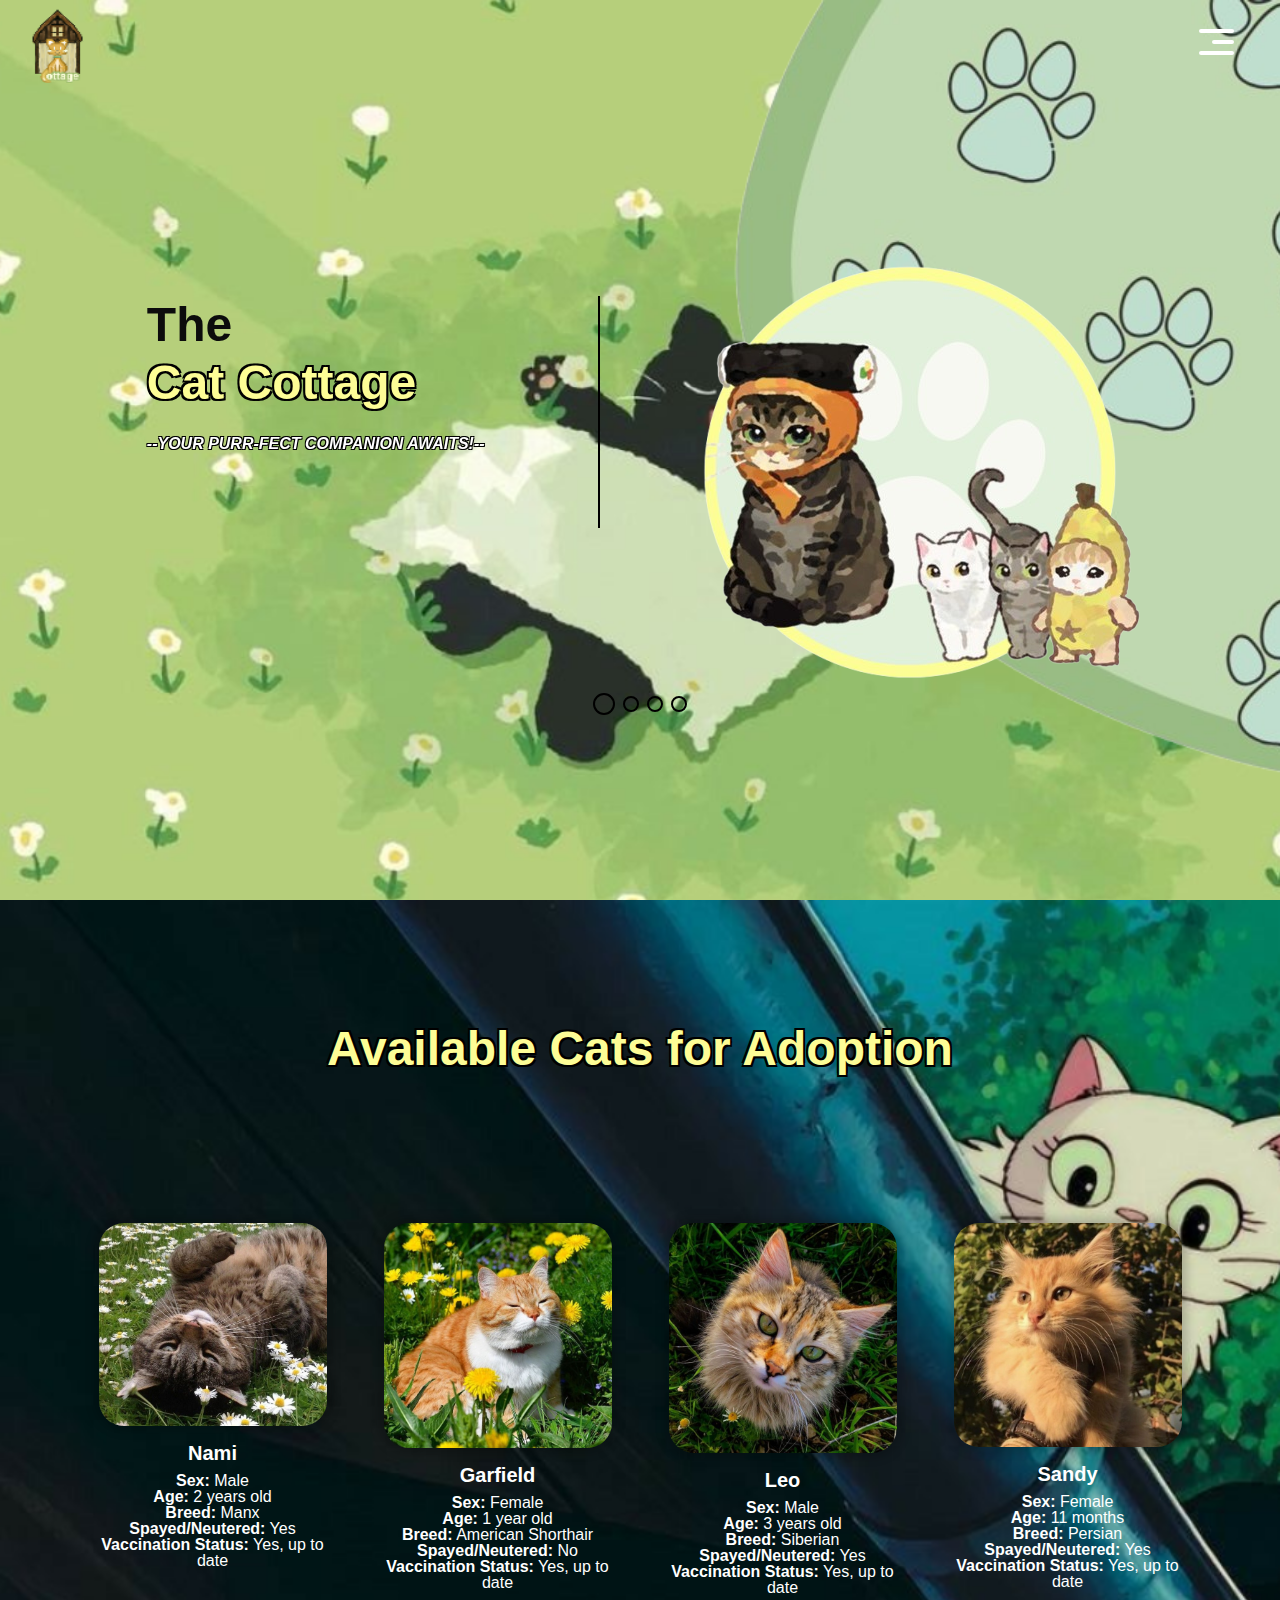
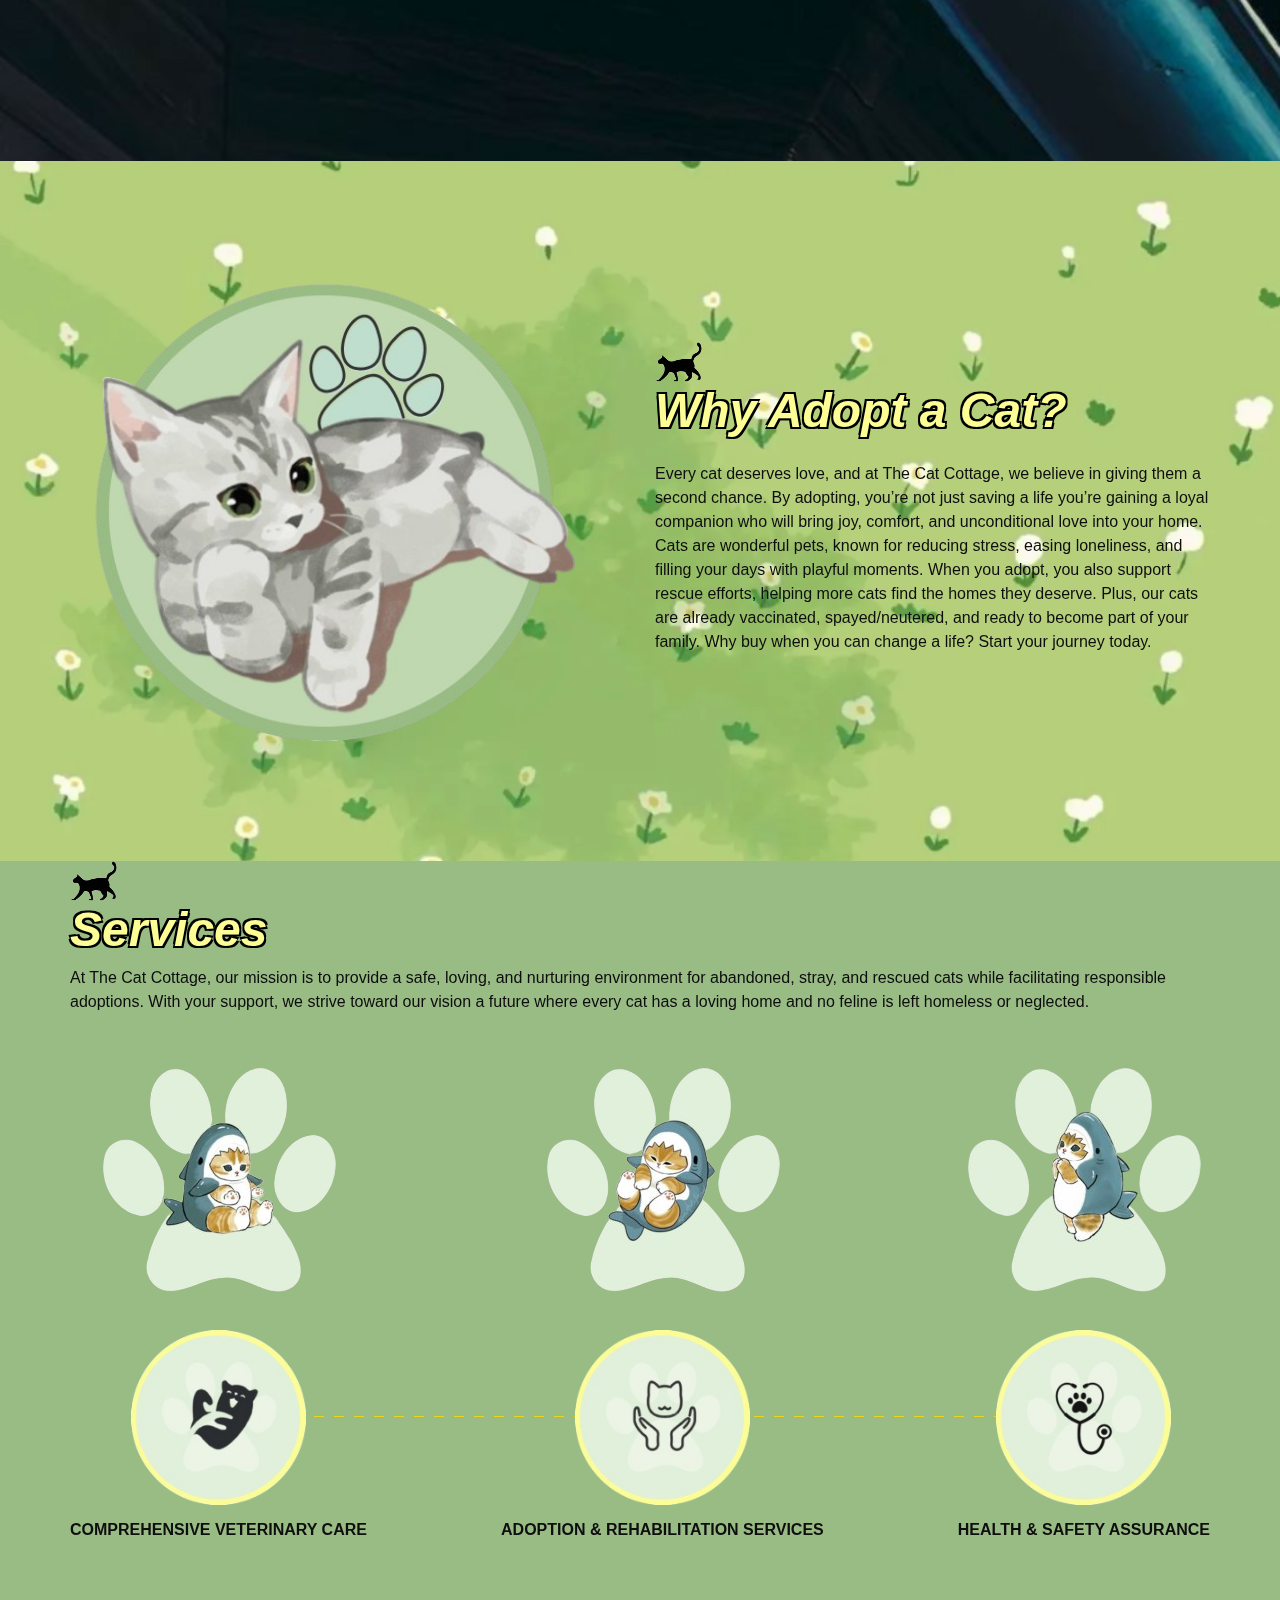
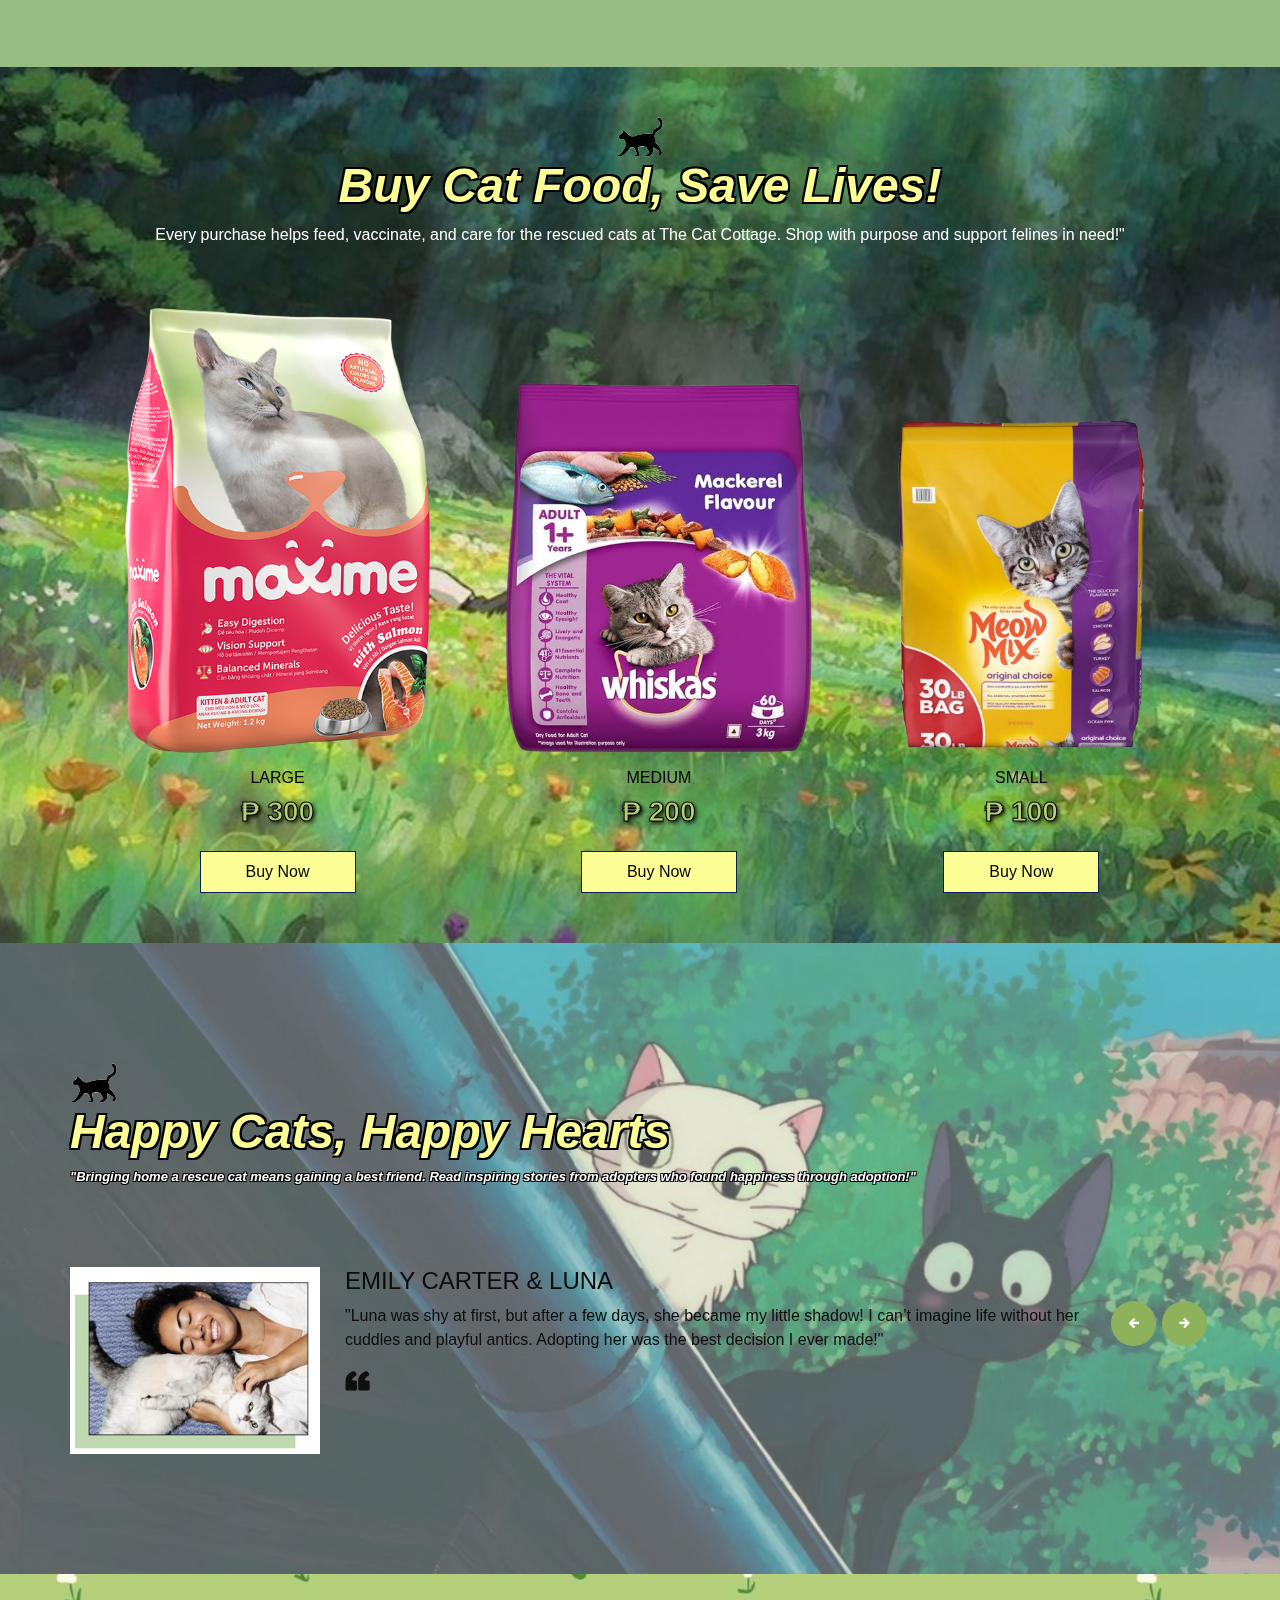
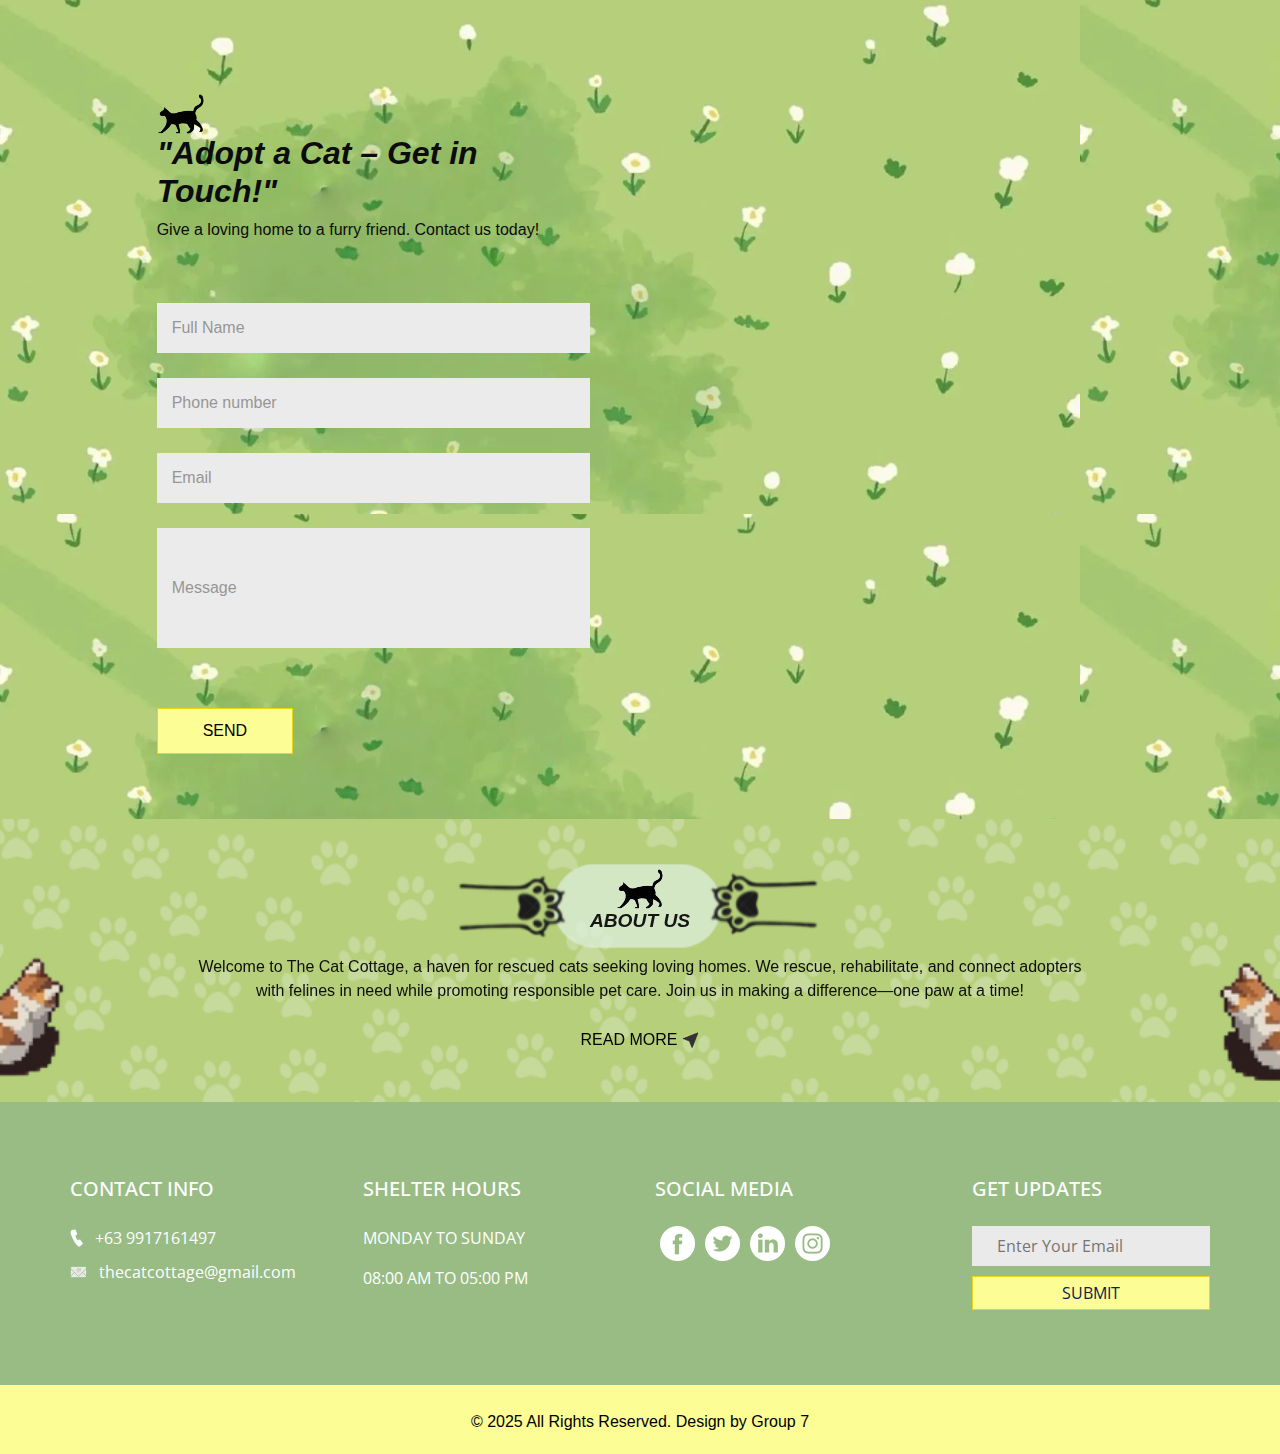
<file: index.html>
<!DOCTYPE html>
<html>

<head>
  <!-- Basic -->
  <meta charset="utf-8" />
  <meta http-equiv="X-UA-Compatible" content="IE=edge" />
  <!-- Mobile Metas -->
  <meta name="viewport" content="width=device-width, initial-scale=1, shrink-to-fit=no" />
  <!-- Site Metas --> 
  <meta name="keywords" content="" />
  <meta name="description" content="" />
  <meta name="author" content="" />

  <title>The Cat Cottage</title>

  <!-- bootstrap core css -->
  <link rel="stylesheet" type="text/css" href="css/bootstrap.css" />

  <!-- fonts style -->
  <link href="https://fonts.googleapis.com/css?family=Open+Sans|Poppins:400,700&display=swap" rel="stylesheet">
  <!-- Custom styles for this template -->
  <link href="css/style.css" rel="stylesheet" />
  <!-- responsive style -->
  <link href="css/responsive.css" rel="stylesheet" />
  <link rel="icon" href="images/logo.png" type="image/png" />
</head>

<body>
  <div class="hero_area ">
    <!-- header section strats -->
    <header class="header_section">
      <div class="container-fluid">
        <nav class="navbar navbar-expand-lg custom_nav-container">
          <a class="navbar-brand" href="index.html">
            <img src="images/logo.png" alt="">
          </a>
          <div class="" id="">
            <div class="User_option">
              <form class="form-inline my-2  mb-3 mb-lg-0">
                <input type="search" placeholder="Search">
              </form>
            </div>

            <div class="custom_menu-btn">
              <button onclick="openNav()">
                <span class="s-1">

                </span>
                <span class="s-2">

                </span>
                <span class="s-3">

                </span>
              </button>
            </div>
            <div id="myNav" class="overlay">
              <div class="overlay-content">
                <a href="index.html">Home</a>
                <a href="cats.html">Cats In Need</a>
                <a href="services.html">Services</a>
                <a href="about.html">About</a>
                <a href="contact.html">Contact Us</a>
                <a href="login.html">LogIn/SignUp</a>

              </div>
            </div>
          </div>
        </nav>
      </div>
    </header>
    <!-- end header section -->
    <!-- slider section -->
    <section class="slider_section">
      <div id="carouselExampleIndicators" class="carousel slide" data-ride="carousel">
        <ol class="carousel-indicators">
          <li data-target="#carouselExampleIndicators" data-slide-to="0" class="active"></li>
          <li data-target="#carouselExampleIndicators" data-slide-to="1"></li>
          <li data-target="#carouselExampleIndicators" data-slide-to="2"></li>
          <li data-target="#carouselExampleIndicators" data-slide-to="3"></li>
        </ol>
        <div class="carousel-inner">
          <div class="carousel-item active">
            <div class="container-fluid">
              <div class="row">
                <div class="col-md-5 offset-md-1">
                  <div class="detail-box">
                    <div class="number">
                    </div>
                    <h1>
                      The  <br>
                      <span  style=" text-shadow: -2px -2px 0 black, 2px -2px 0 black, -2px 2px 0 black, 2px 2px 0 black;">
                        Cat Cottage
                      </span>
                    </h1>
                    <h4 style="color: white; font-size: 16px; text-transform: uppercase; font-weight: bold;font-style: italic; text-shadow: -1px -1px 0 black, 1px -1px 0 black, -1px 1px 0 black, 1px 1px 0 black;">
                      --Your Purr-fect Companion Awaits!--
                  </h4>
                    <div class="btn-box">
                      
                      </a>
                    </div>
                  </div>
                </div>
                <div class="col-md-6">
                  <div class="img-box">
                    <img src="images/slider-img1.png" alt="">
                  </div>
                </div>
              </div>
            </div>
          </div>
          <div class="carousel-item">
            <div class="container-fluid">
              <div class="row">
                <div class="col-md-5 offset-md-1">
                  <div class="detail-box">
                    <h1>
                      The  <br>
                      <span style="text-shadow: -2px -2px 0 black, 2px -2px 0 black, -2px 2px 0 black, 2px 2px 0 black;">
                        Cat Cottage
                      </span>
                      <div class="number">
                      </div>
                    </h1>
                    <h5 style="color: white;">
                      STEP 01
                    </h5>
                    <p style="color: white; font-size: 16px; text-transform: uppercase; font-weight: bold;font-style: italic; text-shadow: -1px -1px 0 black, 1px -1px 0 black, -1px 1px 0 black, 1px 1px 0 black;">></p>
                      Explore our heartwarming gallery of cats and pick the one that steals your heart.
                    </p>
                    <div class="btn-box">
                      </a>
                    </div>
                  </div>
                </div>
                <div class="col-md-6">
                  <div class="img-box">
                    <img src="images/slider-img1.png" alt="">
                  </div>
                </div>
              </div>
            </div>
          </div>
          <div class="carousel-item">
            <div class="container-fluid">
              <div class="row">
                <div class="col-md-5 offset-md-1">
                  <div class="detail-box">
                    <div class="number">
                      
                    </div>
                    <h1>
                      The <br>
                      <span style="text-shadow: -2px -2px 0 black, 2px -2px 0 black, -2px 2px 0 black, 2px 2px 0 black;">
                        Cat Cottage
                      </span>
                    </h1>

                    <h5 style="color: white;">
                      STEP 02
                    </h5>
                    <p style="color: white; font-size: 16px; text-transform: uppercase; font-weight: bold;font-style: italic; text-shadow: -1px -1px 0 black, 1px -1px 0 black, -1px 1px 0 black, 1px 1px 0 black;">></p>

                      Connect & Meet: Complete a quick adoption application and arrange a cozy meet-and-greet with your future feline friend.
                    </p>
                    <div class="btn-box">
                      
                      </a>
                    </div>
                  </div>
                </div>
                <div class="col-md-6">
                  <div class="img-box">
                    <img src="images/slider-img1.png" alt="">
                  </div>
                </div>
              </div>
            </div>
          </div>
          <div class="carousel-item">
            <div class="container-fluid">
              <div class="row">
                <div class="col-md-5 offset-md-1">
                  <div class="detail-box">
                    <div class="number">
                    
                    </div>
                    <h1>
                      The <br>
                      <span style="text-shadow: -2px -2px 0 black, 2px -2px 0 black, -2px 2px 0 black, 2px 2px 0 black;">
                        Cat Cottage
                      </span>
                    </h1>
                    <h5 style="color: white;">
                      STEP 03
                    </h5>
                      <p style="color: white; font-size: 16px; text-transform: uppercase; font-weight: bold;font-style: italic; text-shadow: -1px -1px 0 black, 1px -1px 0 black, -1px 1px 0 black, 1px 1px 0 black;">></p>

                      Bring Home Love: Finalize the adoption process and welcome your new companion into your loving home!
                    </p>
                    <div class="btn-box">
                      
                    </div>
                  </div>
                </div>
                <div class="col-md-6">
                  <div class="img-box">
                    <img src="images/slider-img1.png" alt="">
                  </div>
                </div>
              </div>
            </div>
          </div>
        </div>
      </div>

    </section>
    <!-- end slider section -->
  </div>

  

  <!-- animal section -->

  <section class="animal_section layout_padding">
    <div class="container">
      <h2 style="text-align: center; margin-bottom: 100px; color: #fdfd96; font-size: 3rem; font-weight: bold; text-shadow: -2px -2px 0 black, 2px -2px 0 black, -2px 2px 0 black, 2px 2px 0 black;">Available Cats for Adoption</h2>
      <div class="animal_container">
        <div class="box b1">
          <div class="img-box">
            <img src="images/dog.jpg" alt="">
          </div>
          <div class="detail-box">
            <h5>
              Nami
            </h5>
            <div class="cat-details">
              <p><strong>Sex:</strong> Male</p>
              <p><strong>Age:</strong> 2 years old</p>
              <p><strong>Breed:</strong> Manx</p>
              <p><strong>Spayed/Neutered:</strong> Yes</p>
              <p><strong>Vaccination Status:</strong> Yes, up to date</p>
          </div>
            <!-- <p>
              Age: 19 <br>
              Vaccinated: Yes <br>
              Breed: Shih Tzu
            </p> -->
          </div>
        </div>
        <div class="box b2">
          <div class="img-box">
            <img src="images/bird.jpg" alt="">
          </div>
          <div class="detail-box">
            <h5>
              Garfield
            </h5>
            <div class="cat-details">
              <p><strong>Sex:</strong> Female</p>
              <p><strong>Age:</strong> 1 year old</p>
              <p><strong>Breed:</strong> American Shorthair </p>
              <p><strong>Spayed/Neutered:</strong> No</p>
              <p><strong>Vaccination Status:</strong> Yes, up to date</p>
          </div>
          </div>
        </div>
        <div class="box b1">
          <div class="img-box">
            <img src="images/fish.jpg" alt="">
          </div>
          <div class="detail-box">
            <h5>
              Leo
            </h5>
            <div class="cat-details">
              <p><strong>Sex:</strong> Male</p>
              <p><strong>Age:</strong> 3 years old</p>
              <p><strong>Breed:</strong> Siberian</p>
              <p><strong>Spayed/Neutered:</strong> Yes</p>
              <p><strong>Vaccination Status:</strong> Yes, up to date</p>
          </div>
          </div>
        </div>
        <div class="box b2">
          <div class="img-box">
            <img src="images/cat.jpg" alt="">
          </div>
          <div class="detail-box">
            <h5>
              Sandy
            </h5>
            <div class="cat-details">
              <p><strong>Sex:</strong> Female</p>
              <p><strong>Age:</strong> 11 months</p>
              <p><strong>Breed:</strong> Persian </p>
              <p><strong>Spayed/Neutered:</strong> Yes</p>
              <p><strong>Vaccination Status:</strong> Yes, up to date</p>
          </div>
            
          </div>
        </div>
      </div>
    </div>
  </section>
  

  <!-- end animal section -->

  <!-- pet section -->

  <section  class="pet_section layout_padding">

    <div class="container">
      <div class="row">
        <div class="col-md-6">
          <div class="img-box">
            <img src="images/nyenye.png" alt="">
          </div>
        </div>
        <div class="col-md-6">
          <div class="detail-box">
            <div class="heading_container">
              <img src="images/heading-img.png" alt="">
              <h2 style="text-align: center; color: #fdfd96; font-size: 3rem; font-weight: bold; text-shadow: -2px -2px 0 black, 2px -2px 0 black, -2px 2px 0 black, 2px 2px 0 black;">
                Why Adopt a Cat?
              </h2>
            </div>
            <p >
              Every cat deserves love, and at The Cat Cottage, we believe in giving them a second chance. By adopting, you’re not just saving a life you’re gaining a loyal companion who will bring joy, comfort, and unconditional love into your home. Cats are wonderful pets, known for reducing stress, easing loneliness, and filling your days with playful moments. When you adopt, you also support rescue efforts, helping more cats find the homes they deserve. Plus, our cats are already vaccinated, spayed/neutered, and ready to become part of your family. Why buy when you can change a life? Start your journey today.

            </p>
            <div class="btn-box">
              <a href="https://drive.google.com/file/d/1uw9_e84Y6TgApgeT3Pf-fWNoATAuKp2q/view?usp=sharing">
                
                
              </a>
            </div>
          </div>
        </div>
      </div>
    </div>
  </section>

  <!-- end pet section -->

  <!-- us section -->

  <section  class="us_section layout_padding-bottom">
    <div class="container">
      <div class="heading_container">
        <img src="images/heading-img.png" alt="">
        <h2 style="text-align: center; color: #fdfd96; font-size: 3rem; font-weight: bold; text-shadow: -2px -2px 0 black, 2px -2px 0 black, -2px 2px 0 black, 2px 2px 0 black;">
          Services
        </h2>
        <p>
          At The Cat Cottage, our mission is to provide a safe, loving, and nurturing environment for abandoned, stray, and rescued cats while facilitating responsible adoptions. With your support, we strive toward our vision a future where every cat has a loving home and no feline is left homeless or neglected.
        </p>
    
      </div>
      <div class="us_container">
        <div class="box">
          <div class="img1-box">
            <img src="images/pet11.png" alt="">
          </div>
          <div class="img2-box">
            <img src="images/omega.png" alt="">
          </div>
          <div class="detail-box">
            <h6>
              Comprehensive Veterinary Care
            </h6>
          </div>
        </div>
        <div class="box">
          <div class="img1-box">
            <img src="images/pet22.png" alt="">
          </div>
          <div class="img2-box">
            <img src="images/dog.png" alt="">
          </div>
          <div class="detail-box">
            <h6>
              Adoption & Rehabilitation Services
            </h6>
          </div>
        </div>
        <div class="box">
          <div class="img1-box">
            <img src="images/pet33.png" alt="">
          </div>
          <div class="img2-box">
            <img src="images/shield.png" alt="">
          </div>
          <div class="detail-box">
            <h6>
              Health & Safety Assurance
            </h6>
          </div>
        </div>
      </div>
      </div>
    </div>
  </section>

  <!-- end us section -->

  <!-- food section -->

  <section class="food_section layout_padding">
    <div class="container">
      <div class="heading_container">
        <img src="images/heading-img.png" alt="">
        <h2 style="text-align: center; color: #fdfd96; font-size: 3rem; font-weight: bold; text-shadow: -2px -2px 0 black, 2px -2px 0 black, -2px 2px 0 black, 2px 2px 0 black;">
          Buy Cat Food, Save Lives!
        </h2>
        <p>
          Every purchase helps feed, vaccinate, and care for the rescued cats at The Cat Cottage. Shop with purpose and support felines in need!"
        </p>
      </div>
      <div class="food_container">
        <div class="box">
          <div class="img-box">
            <img src="images/f1.png" alt="">
          </div>
          <div class="detail-box">
            <h6>
              Large
            </h6>
            <h3>
              <span>₱</span> 300
            </h3>
            <a href="https://www.facebook.com/profile.php?id=61573358540262&rdid=Kr8Q9MQfsG3dCNiw&share_url=https%3A%2F%2Fwww.facebook.com%2Fshare%2F18xBARsKjG#" target="_blank">
              Buy Now
            </a>
          </div>
        </div>
        <div class="box">
          <div class="img-box">
            <img src="images/f2.png" alt="">
          </div>
          <div class="detail-box">
            <h6>
              Medium
            </h6>
            <h3>
              <span>₱</span> 200
            </h3>
            <a href="https://www.facebook.com/profile.php?id=61573358540262&rdid=Kr8Q9MQfsG3dCNiw&share_url=https%3A%2F%2Fwww.facebook.com%2Fshare%2F18xBARsKjG#" target="_blank">
              Buy Now
            </a>
          </div>
        </div>
        <div class="box">
          <div class="img-box">
            <img src="images/f3.png" alt="">
          </div>
          <div class="detail-box">
            <h6>
              Small
            </h6>
            <h3>
              <span>₱</span> 100
            </h3>
            <a href="https://www.facebook.com/profile.php?id=61573358540262&rdid=Kr8Q9MQfsG3dCNiw&share_url=https%3A%2F%2Fwww.facebook.com%2Fshare%2F18xBARsKjG#" target="_blank">
              Buy Now
            </a>
          </div>
        </div>
      </div>
    </div>
  </section>


  <!-- end food section -->

  <!-- client section -->

  <section class="client_section layout_padding">
    <div class="container">
      <div class="heading_container">
        <img src="images/heading-img.png" alt="">
        <h2 style="text-align: center; color: #fdfd96; font-size: 3rem; font-weight: bold; text-shadow: -2px -2px 0 black, 2px -2px 0 black, -2px 2px 0 black, 2px 2px 0 black;">
          Happy Cats, Happy Hearts
        </h2>
        <h4 style="color: white; font-size: 13px; font-weight: bold;font-style: italic; text-shadow: -1px -1px 0 black, 1px -1px 0 black, -1px 1px 0 black, 1px 1px 0 black;">
          "Bringing home a rescue cat means gaining a best friend. Read inspiring stories from adopters who found happiness through adoption!"
        </h4>
      </div>
      <div id="carouselExampleControls" class="carousel slide" data-ride="carousel">
        <div class="carousel-inner">
          <div class="carousel-item active">
            <div class="box">
              <div class="img-box">
                <img src="images/client1.png" >
              </div>
              <div class="detail-box">
                <h4>
                  Emily Carter & Luna
                </h4>
                <p>
                  "Luna was shy at first, but after a few days, she became my little shadow! I can’t imagine life without her cuddles and playful antics. Adopting her was the best decision I ever made!"
                </p>
                <img src="images/quote.png" alt="">
              </div>
            </div>
          </div>
          <div class="carousel-item">
            <div class="box">
              <div class="img-box">
                <img src="images/client2.png" alt="">
              </div>
              <div class="detail-box">
                <h4>
                  Daniel Reyes & Oliver
                </h4>
                <p>
                  "Oliver was rescued as a stray, and now he owns the house! He greets me at the door, sleeps on my lap, and even ‘helps’ with my work. Giving him a home has been the most rewarding experience."
                </p>
                <img src="images/quote.png" alt="">
              </div>
            </div>
          </div>
          <div class="carousel-item">
            <div class="box">
              <div class="img-box">
                <img src="images/client3.png" alt="">
              </div>
              <div class="detail-box">
                <h4>
                  Sophia Martinez & Whiskers
                </h4>
                <p>
                  "Whiskers was overlooked because of his age, but I knew he was the one. Now, he’s the king of the couch, purring happily every night. Older cats deserve love too, and I’m so grateful I chose him!"
                </p>
                <img src="images/quote.png" alt="">
              </div>
            </div>
          </div>
        </div>
        <div class="carousel_btn-box">
          <a class="carousel-control-prev" href="#carouselExampleControls" role="button" data-slide="prev">
            <span class="sr-only">Previous</span>
          </a>
          <a class="carousel-control-next" href="#carouselExampleControls" role="button" data-slide="next">
            <span class="sr-only">Next</span>
          </a>
        </div>
      </div>
    </div>
  </section>

  <!-- end client section -->

  <!-- contact section -->

  <section class="contact_section layout_padding-top">
    <div class="container-fluid">
      <div class="row">
        <div class="col-md-5 offset-md-1">
          <div class="form_container">
            <div class="heading_container">
              <img src="images/heading-img.png" alt="">
              <h2>
                "Adopt a Cat – Get in Touch!"
              </h2>
              <p>
                Give a loving home to a furry friend. Contact us today!
              </p>
            </div>
            <form action="">
              <div>
                <input type="text" placeholder="Full Name " />
              </div>
              <div>
                <input type="text" placeholder="Phone number" />
              </div>
              <div>
                <input type="email" placeholder="Email" />
              </div>
              <div>
                <input type="text" class="message-box" placeholder="Message" />
              </div>
              <div class="d-flex ">
                <button style="background-color: #fdfd96;color: black;" >
                  SEND
                </button>
              </div>
            </form>
          </div>
        </div>
        <div class="col-md-6 px-0">
          <div class="map_container">
            <div class="map-responsive">
              <iframe src="https://www.google.com/maps/embed/v1/place?key=AIzaSyA0s1a7phLN0iaD6-UE7m4qP-z21pH0eSc&q=Eiffel+Tower+Paris+France" width="600" height="300" frameborder="0" style="border:0; width: 100%; height:100%" allowfullscreen></iframe>
            </div>
          </div>
        </div>
      </div>
    </div>
  </section>

  <!-- end contact section -->
<!-- about section -->

<section class="about_section layout_padding">
  <div class="container">
    <div class="detail-box">
      <div class="heading_container">
        <img src="images/heading-img.png" alt="">
        <h2>
          About Us
        </h2>
      </div>
      <p >
        Welcome to The Cat Cottage, a haven for rescued cats seeking loving homes. We rescue, rehabilitate, and connect adopters with felines in need while promoting responsible pet care. Join us in making a difference—one paw at a time!
      </p>
      <div class="btn-box">
        <a href="https://drive.google.com/file/d/1uw9_e84Y6TgApgeT3Pf-fWNoATAuKp2q/view?usp=drive_link" target="_blank">
          <span>
            Read More
          </span>
          <img src="images/link-arrow.png" alt="">
        </a>
      </div>
    </div>
  </div>
</section>

<!-- end about section -->

  <!-- info section -->
  <section class="info_section ">
    <div class="container">
      <div class="row">
        <div class="col-md-6 col-lg-3">
          <div class="info_contact">
            <h5>
              CONTACT INFO
            </h5>
            <div>
              <img src="images/call.png" alt="" />
              <p>
                +63 9917161497
              </p>
            </div>
            <div>
              <img src="images/mail.png" alt="" />
              <p>
                thecatcottage@gmail.com
              </p>
            </div>
          </div>
        </div>
        <div class="col-md-6 col-lg-3">
          <div class="info_time">
            <h5>
              SHELTER HOURS
            </h5>
            <div>
              <p>
                Monday to Sunday
              </p>
            </div>
            <div>
              <p>
                08:00 am to 05:00 pm
              </p>
            </div>
          </div>
        </div>

        <div class="col-md-6 col-lg-3">
          <div class="info_social">
            <h5>
              social media
            </h5>
            <div class="social_container">
              <div>
                <a href="https://www.facebook.com/profile.php?id=61573358540262&rdid=Kr8Q9MQfsG3dCNiw&share_url=https%3A%2F%2Fwww.facebook.com%2Fshare%2F18xBARsKjG#"target="_blank">
                  <img src="images/fb.png" alt="" />
                </a>
              </div>
              <div>
                <a href="https://x.com/givemesheltersf" target="_blank">
                  <img src="images/twitter.png" alt="" />
                </a>
              </div>
              <div>
                <a href="https://www.linkedin.com/company/cat-adoption-team" target="_blank"> 
                  <img src="images/linkedin.png" alt="" />
                </a>
              </div>
              <div>
                <a href="https://www.instagram.com/adopt.ph/?hl=en" target="_blank">
                  <img src="images/instagram.png" alt="" />
                </a>
              </div>
            </div>
          </div>
        </div>
        <div class="col-md-6 col-lg-3">
          <div class="info_form pl-lg-4">
            <h5>
              GET UPDATES
            </h5>
            <form action="">
              <input type="text" placeholder="Enter Your Email" />
              <button type="submit" style="background-color: #fdfd96;">
                Submit
              </button>
            </form>
          </div>
        </div>
      </div>
    </div>
  </section>

  <!-- end info_section -->


  <!-- footer section -->
  <section class="container-fluid footer_section " style="background-color: #fdfd96;">
    <p style="color: black;">
      &copy; 2025 All Rights Reserved. Design by Group 7</a>
    </p>
  </section>
  <!-- end  footer section -->


  <script type="text/javascript" src="js/jquery-3.4.1.min.js"></script>
  <script type="text/javascript" src="js/bootstrap.js"></script>
  <script>
    function openNav() {
      document.getElementById("myNav").classList.toggle("menu_width")
      document.querySelector(".custom_menu-btn").classList.toggle("menu_btn-style")
    }
  </script>

</body>

</html>
</file>
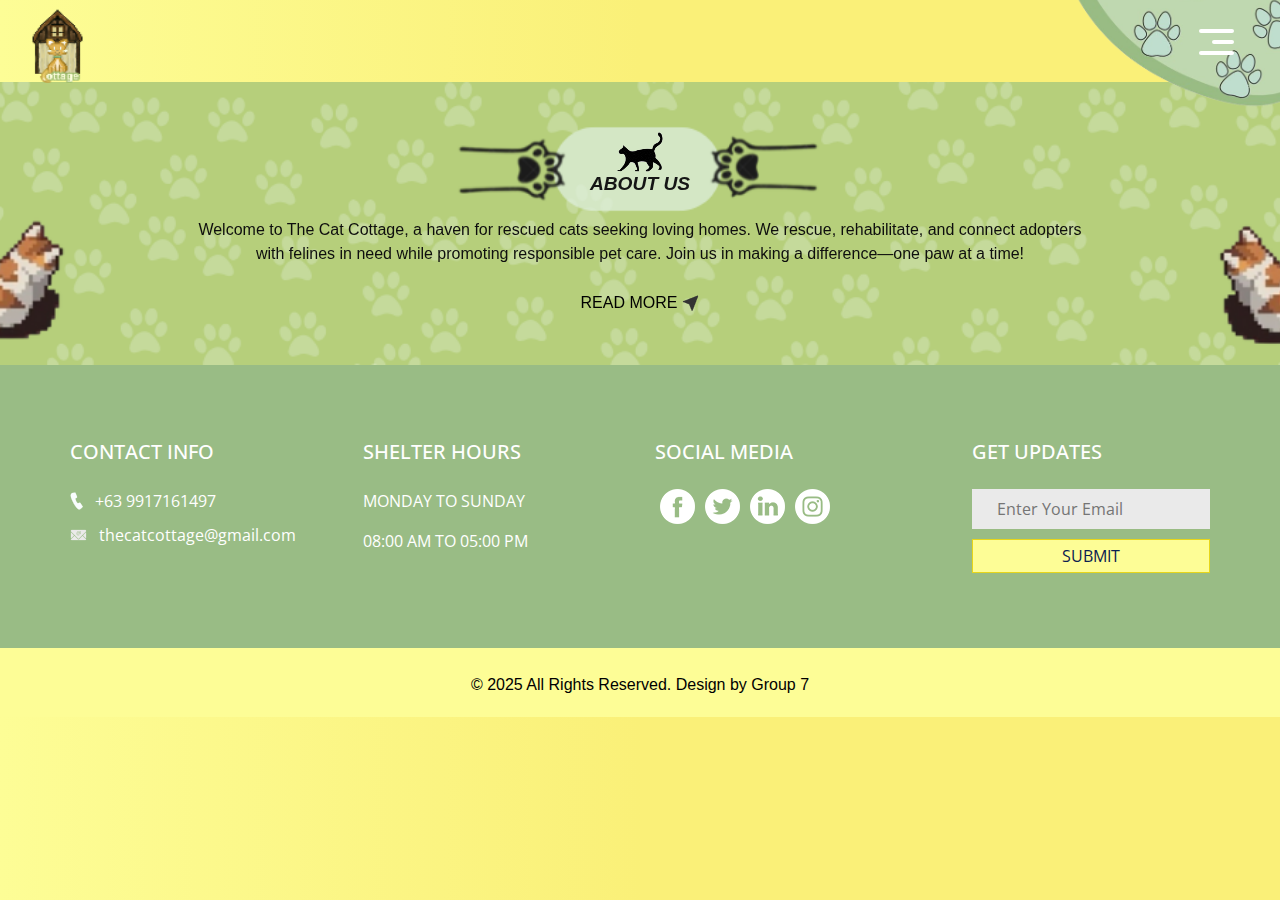
<file: about.html>
<!DOCTYPE html>
<html>
<!-- Basic -->
<head>
  <!-- Basic -->
  <meta charset="utf-8" />
  <meta http-equiv="X-UA-Compatible" content="IE=edge" />
  <!-- Mobile Metas -->
  <meta name="viewport" content="width=device-width, initial-scale=1, shrink-to-fit=no" />
  <!-- Site Metas -->
  <meta name="keywords" content="" />
  <meta name="description" content="" />
  <meta name="author" content="" />

  <title>The Cat Cottage (about)</title>

  <!-- bootstrap core css -->
  <link rel="stylesheet" type="text/css" href="css/bootstrap.css" />

  <!-- fonts style -->
  <link href="https://fonts.googleapis.com/css?family=Open+Sans|Poppins:400,700&display=swap" rel="stylesheet">
  <!-- Custom styles for this template -->
  <link href="css/style.css" rel="stylesheet" />
  <!-- responsive style -->
  <link href="css/responsive.css" rel="stylesheet" />
  <link rel="icon" href="images/logo.png" type="image/png" />

</head>

<body class="sub_page">
  <div class="hero_area ">
    <!-- header section strats -->
    <header class="header_section">
      <div class="container-fluid">
        <nav class="navbar navbar-expand-lg custom_nav-container">
          <a class="navbar-brand" href="index.html">
            <img src="images/logo.png" alt="">
          </a>
          <div class="" id="">
            <div class="User_option">
              <form class="form-inline my-2  mb-3 mb-lg-0">
                <input type="search" placeholder="Search">
                <button class="btn   my-sm-0 nav_search-btn" type="submit"></button>
              </form>
            </div>

            <div class="custom_menu-btn">
              <button onclick="openNav()">
                <span class="s-1">

                </span>
                <span class="s-2">

                </span>
                <span class="s-3">

                </span>
              </button>
            </div>
            <div id="myNav" class="overlay">
              <div class="overlay-content">
                <a href="index.html">Home</a>
                <a href="cats.html">Cats In Need</a>
                <a href="services.html">Services</a>
                <a href="about.html">About</a>
                <a href="contact.html">Contact Us</a>
                <a href="login.html">LogIn/SignUp</a>
              </div>
            </div>
          </div>
        </nav>
      </div>
    </header>
    <!-- end header section -->
  </div>

  <!-- about section -->

<section class="about_section layout_padding">
  <div class="container">
    <div class="detail-box">
      <div class="heading_container">
        <img src="images/heading-img.png" alt="">
        <h2>
          About Us
        </h2>
      </div>
      <p >
        Welcome to The Cat Cottage, a haven for rescued cats seeking loving homes. We rescue, rehabilitate, and connect adopters with felines in need while promoting responsible pet care. Join us in making a difference—one paw at a time!
      </p>
      <div class="btn-box">
        <a href="https://drive.google.com/file/d/1uw9_e84Y6TgApgeT3Pf-fWNoATAuKp2q/view?usp=drive_link" target="_blank">
          <span>
            Read More
          </span>
          <img src="images/link-arrow.png" alt="">
        </a>
      </div>
    </div>
  </div>
</section>

<!-- end about section -->

  <!-- info section -->
  <section class="info_section ">
    <div class="container">
      <div class="row">
        <div class="col-md-6 col-lg-3">
          <div class="info_contact">
            <h5>
              CONTACT INFO
            </h5>
            <div>
              <img src="images/call.png" alt="" />
              <p>
                +63 9917161497
              </p>
            </div>
            <div>
              <img src="images/mail.png" alt="" />
              <p>
                thecatcottage@gmail.com
              </p>
            </div>
          </div>
        </div>
        <div class="col-md-6 col-lg-3">
          <div class="info_time">
            <h5>
              SHELTER HOURS
            </h5>
            <div>
              <p>
                Monday to Sunday
              </p>
            </div>
            <div>
              <p>
                08:00 am to 05:00 pm
              </p>
            </div>
          </div>
        </div>

        <div class="col-md-6 col-lg-3">
          <div class="info_social">
            <h5>
              social media
            </h5>
            <div class="social_container">
              <div>
                <a href="https://www.facebook.com/profile.php?id=61573358540262&rdid=Kr8Q9MQfsG3dCNiw&share_url=https%3A%2F%2Fwww.facebook.com%2Fshare%2F18xBARsKjG#"target="_blank">
                  <img src="images/fb.png" alt="" />
                </a>
              </div>
              <div>
                <a href="https://x.com/givemesheltersf" target="_blank">
                  <img src="images/twitter.png" alt="" />
                </a>
              </div>
              <div>
                <a href="https://www.linkedin.com/company/cat-adoption-team" target="_blank"> 
                  <img src="images/linkedin.png" alt="" />
                </a>
              </div>
              <div>
                <a href="https://www.instagram.com/adopt.ph/?hl=en" target="_blank">
                  <img src="images/instagram.png" alt="" />
                </a>
              </div>
            </div>
          </div>
        </div>
        <div class="col-md-6 col-lg-3">
          <div class="info_form pl-lg-4">
            <h5>
              GET UPDATES
            </h5>
            <form action="">
              <input type="text" placeholder="Enter Your Email" />
              <button type="submit" style="background-color: #fdfd96;">
                Submit
              </button>
            </form>
          </div>
        </div>
      </div>
    </div>
  </section>

  <!-- end info_section -->


  <!-- footer section -->
  <section class="container-fluid footer_section " style="background-color: #fdfd96;">
    <p style="color: black;">
      &copy; 2025 All Rights Reserved. Design by Group 7</a>
    </p>
  </section>
  <!-- end  footer section -->



  <script type="text/javascript" src="js/jquery-3.4.1.min.js"></script>
  <script type="text/javascript" src="js/bootstrap.js"></script>
  <script>
    function openNav() {
      document.getElementById("myNav").classList.toggle("menu_width")
      document.querySelector(".custom_menu-btn").classList.toggle("menu_btn-style")
    }
  </script>

</body>

</html>
</file>
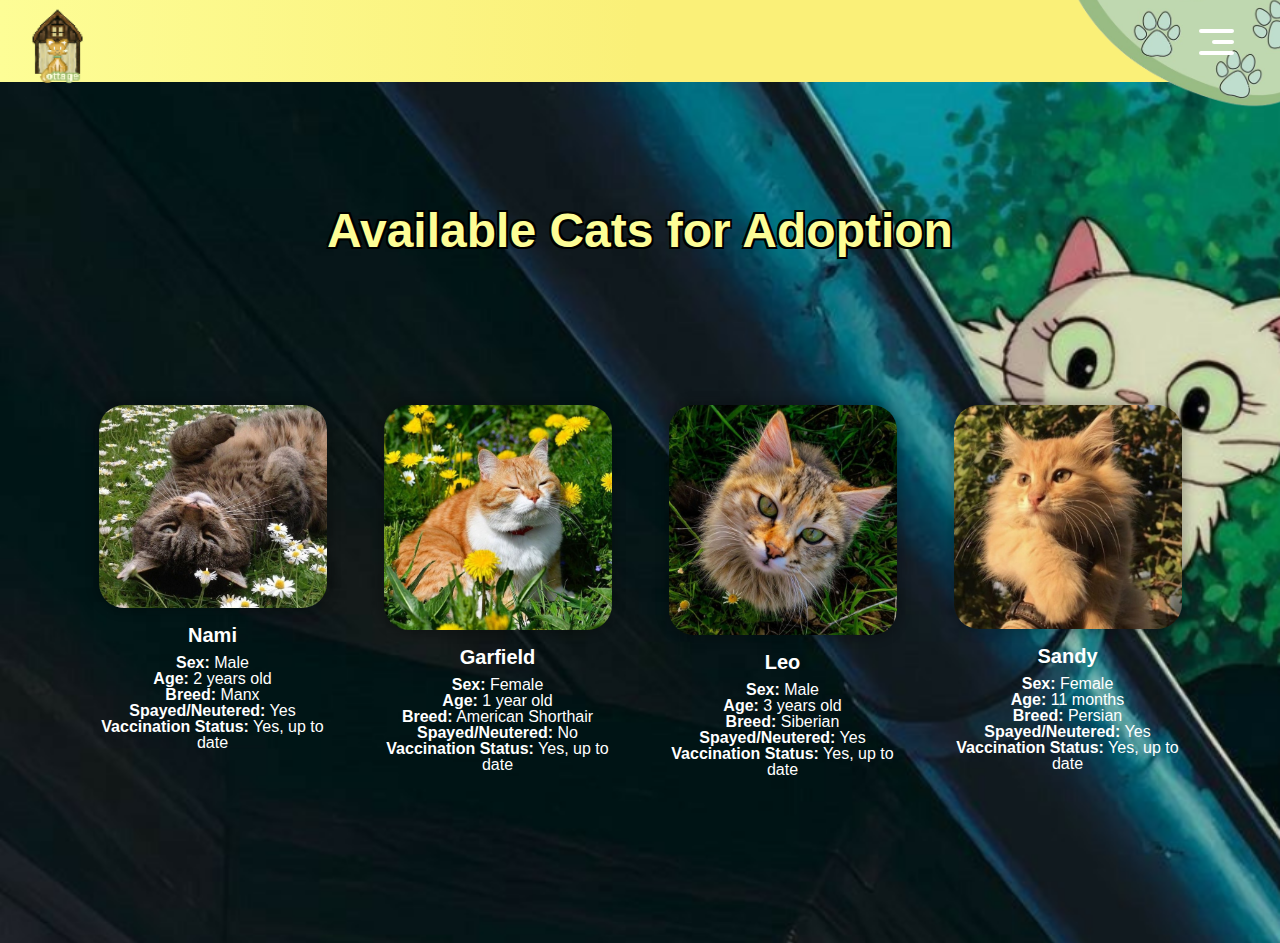
<file: cats.html>
<!DOCTYPE html>
<html>
<!-- Basic -->
<head>
  <!-- Basic -->
  <meta charset="utf-8" />
  <meta http-equiv="X-UA-Compatible" content="IE=edge" />
  <!-- Mobile Metas -->
  <meta name="viewport" content="width=device-width, initial-scale=1, shrink-to-fit=no" />
  <!-- Site Metas -->
  <meta name="keywords" content="" />
  <meta name="description" content="" />
  <meta name="author" content="" />

  <title>The Cat Cottage (cats in need)</title>

  <!-- bootstrap core css -->
  <link rel="stylesheet" type="text/css" href="css/bootstrap.css" />

  <!-- fonts style -->
  <link href="https://fonts.googleapis.com/css?family=Open+Sans|Poppins:400,700&display=swap" rel="stylesheet">
  <!-- Custom styles for this template -->
  <link href="css/style.css" rel="stylesheet" />
  <!-- responsive style -->
  <link href="css/responsive.css" rel="stylesheet" />
  <link rel="icon" href="images/logo.png" type="image/png" />

</head>
 
 <!-- animal section -->

 <body class="sub_page">
    <div class="hero_area ">
      <!-- header section strats -->
      <header class="header_section">
        <div class="container-fluid">
          <nav class="navbar navbar-expand-lg custom_nav-container">
            <a class="navbar-brand" href="index.html">
              <img src="images/logo.png" alt="">
            </a>
            <div class="" id="">
              <div class="User_option">
                <form class="form-inline my-2  mb-3 mb-lg-0">
                  <input type="search" placeholder="Search">
                  <button class="btn   my-sm-0 nav_search-btn" type="submit"></button>
                </form>
              </div>
  
              <div class="custom_menu-btn">
                <button onclick="openNav()">
                  <span class="s-1">
  
                  </span>
                  <span class="s-2">
  
                  </span>
                  <span class="s-3">
  
                  </span>
                </button>
              </div>
              <div id="myNav" class="overlay">
                <div class="overlay-content">
                  <a href="index.html">Home</a>
                  <a href="cats.html">Cats In Need</a>
                  <a href="services.html">Services</a>
                  <a href="about.html">About</a>
                  <a href="contact.html">Contact Us</a>
                  <a href="login.html">LogIn/SignUp</a>
                </div>
              </div>
            </div>
          </nav>
        </div>
      </header>
      <!-- end header section -->
    </div>
  
    <!-- about section -->
 <section class="animal_section layout_padding">
    <div class="container">
      <h2 style="text-align: center; margin-bottom: 100px; color: #fdfd96; font-size: 3rem; font-weight: bold; text-shadow: -2px -2px 0 black, 2px -2px 0 black, -2px 2px 0 black, 2px 2px 0 black;">Available Cats for Adoption</h2>
      <div class="animal_container">
        <div class="box b1">
          <div class="img-box">
            <img src="images/dog.jpg" alt="">
          </div>
          <div class="detail-box">
            <h5>
              Nami
            </h5>
            <div class="cat-details">
              <p><strong>Sex:</strong> Male</p>
              <p><strong>Age:</strong> 2 years old</p>
              <p><strong>Breed:</strong> Manx</p>
              <p><strong>Spayed/Neutered:</strong> Yes</p>
              <p><strong>Vaccination Status:</strong> Yes, up to date</p>
          </div>
            <!-- <p>
              Age: 19 <br>
              Vaccinated: Yes <br>
              Breed: Shih Tzu
            </p> -->
          </div>
        </div>
        <div class="box b2">
          <div class="img-box">
            <img src="images/bird.jpg" alt="">
          </div>
          <div class="detail-box">
            <h5>
              Garfield
            </h5>
            <div class="cat-details">
              <p><strong>Sex:</strong> Female</p>
              <p><strong>Age:</strong> 1 year old</p>
              <p><strong>Breed:</strong> American Shorthair </p>
              <p><strong>Spayed/Neutered:</strong> No</p>
              <p><strong>Vaccination Status:</strong> Yes, up to date</p>
          </div>
          </div>
        </div>
        <div class="box b1">
          <div class="img-box">
            <img src="images/fish.jpg" alt="">
          </div>
          <div class="detail-box">
            <h5>
              Leo
            </h5>
            <div class="cat-details">
              <p><strong>Sex:</strong> Male</p>
              <p><strong>Age:</strong> 3 years old</p>
              <p><strong>Breed:</strong> Siberian</p>
              <p><strong>Spayed/Neutered:</strong> Yes</p>
              <p><strong>Vaccination Status:</strong> Yes, up to date</p>
          </div>
          </div>
        </div>
        <div class="box b2">
          <div class="img-box">
            <img src="images/cat.jpg" alt="">
          </div>
          <div class="detail-box">
            <h5>
              Sandy
            </h5>
            <div class="cat-details">
              <p><strong>Sex:</strong> Female</p>
              <p><strong>Age:</strong> 11 months</p>
              <p><strong>Breed:</strong> Persian </p>
              <p><strong>Spayed/Neutered:</strong> Yes</p>
              <p><strong>Vaccination Status:</strong> Yes, up to date</p>
          </div>
            
          </div>
        </div>
      </div>
    </div>
  </section>
  <script type="text/javascript" src="js/jquery-3.4.1.min.js"></script>
<script type="text/javascript" src="js/bootstrap.js"></script>
<script>
  function openNav() {
    document.getElementById("myNav").classList.toggle("menu_width");
    document.querySelector(".custom_menu-btn").classList.toggle("menu_btn-style");
  }
</script>

  <!-- end animal section -->
</file>
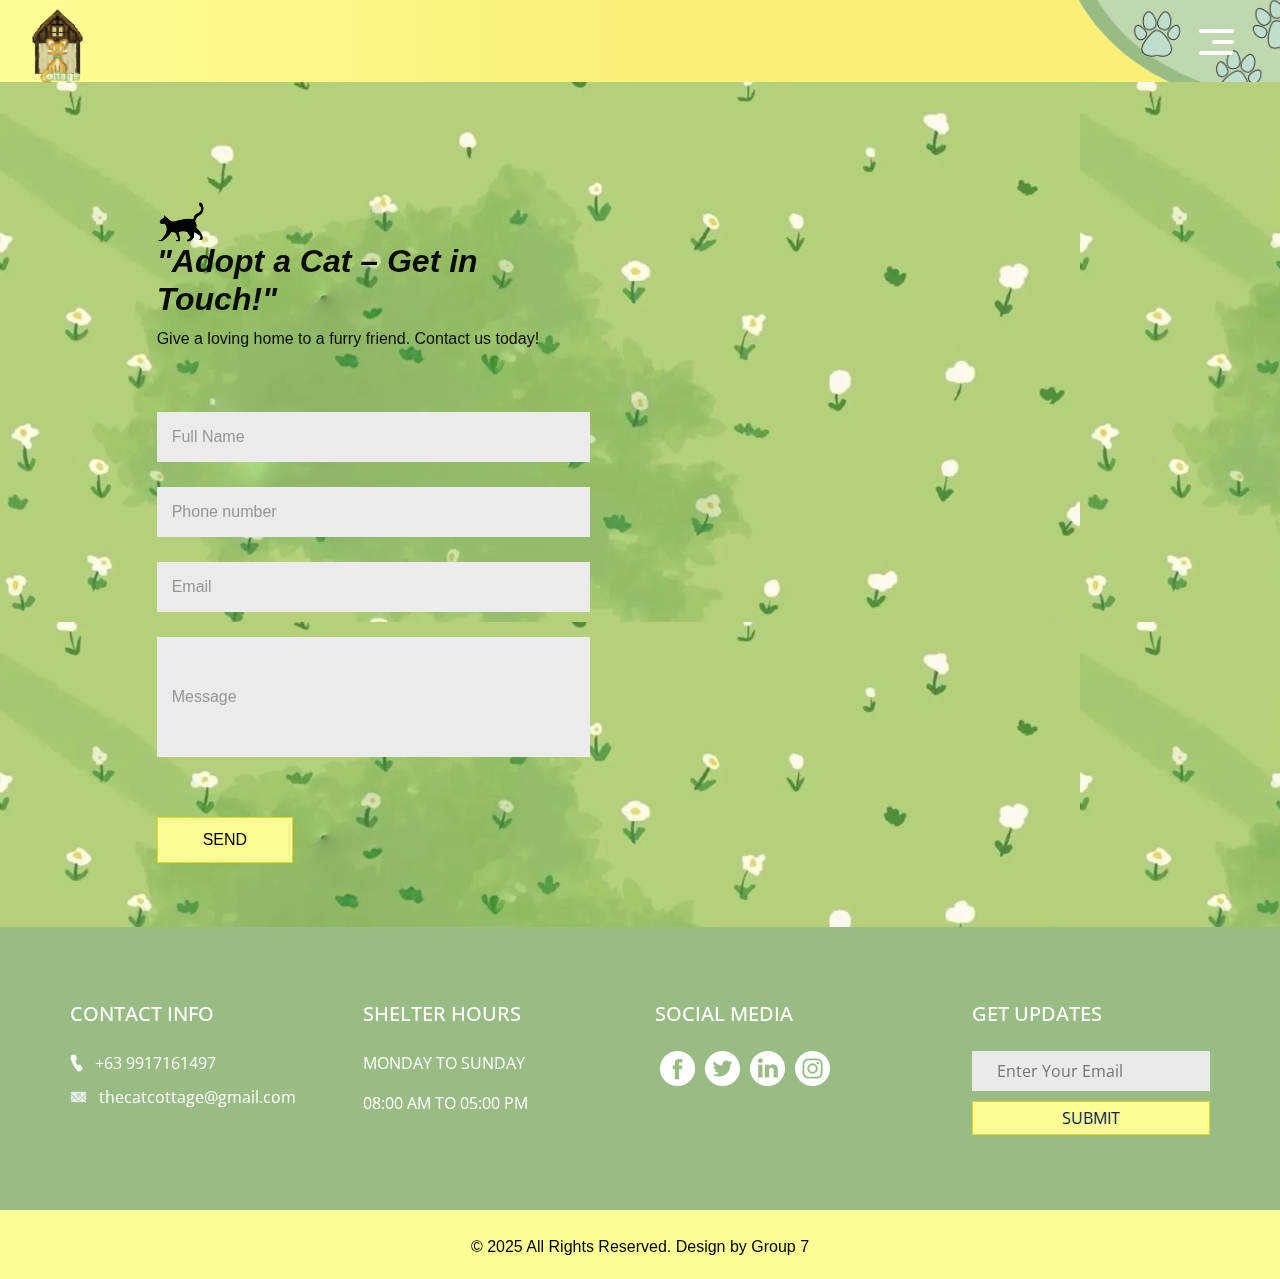
<file: contact.html>
<!DOCTYPE html>
<html>

<head>
  <!-- Basic -->
  <meta charset="utf-8" />
  <meta http-equiv="X-UA-Compatible" content="IE=edge" />
  <!-- Mobile Metas -->
  <meta name="viewport" content="width=device-width, initial-scale=1, shrink-to-fit=no" />
  <!-- Site Metas -->
  <meta name="keywords" content="" />
  <meta name="description" content="" />
  <meta name="author" content="" />

  <title> The Cat Cottage (contact us) </title>

  <!-- bootstrap core css -->
  <link rel="stylesheet" type="text/css" href="css/bootstrap.css" />

  <!-- fonts style -->
  <link href="https://fonts.googleapis.com/css?family=Open+Sans|Poppins:400,700&display=swap" rel="stylesheet">
  <!-- Custom styles for this template -->
  <link href="css/style.css" rel="stylesheet" />
  <!-- responsive style -->
  <link href="css/responsive.css" rel="stylesheet" />
  <link rel="icon" href="images/logo.png" type="image/png" />

</head>

<body class="sub_page">
  <div class="hero_area ">
    <!-- header section strats -->
    <header class="header_section">
      <div class="container-fluid">
        <nav class="navbar navbar-expand-lg custom_nav-container">
          <a class="navbar-brand" href="index.html">
            <img src="images/logo.png" alt="">
          </a>
          <div class="" id="">
            <div class="User_option">
              <form class="form-inline my-2  mb-3 mb-lg-0">
                <input type="search" placeholder="Search">
                <button class="btn   my-sm-0 nav_search-btn" type="submit"></button>
              </form>
            </div>

            <div class="custom_menu-btn">
              <button onclick="openNav()">
                <span class="s-1">

                </span>
                <span class="s-2">

                </span>
                <span class="s-3">

                </span>
              </button>
            </div>
            <div id="myNav" class="overlay">
              <div class="overlay-content">
                <a href="index.html">Home</a>
                <a href="cats.html">Cats In Need</a>
                <a href="services.html">Services</a>
                <a href="about.html">About</a>
                <a href="contact.html">Contact Us</a>
                <a href="login.html">LogIn/SignUp</a>
              </div>
            </div>
          </div>
        </nav>
      </div>
    </header>
    <!-- end header section -->
  </div>

  
 <!-- contact section -->

 <section class="contact_section layout_padding-top">
  <div class="container-fluid">
    <div class="row">
      <div class="col-md-5 offset-md-1">
        <div class="form_container">
          <div class="heading_container">
            <img src="images/heading-img.png" alt="">
            <h2>
              "Adopt a Cat – Get in Touch!"
            </h2>
            <p>
              Give a loving home to a furry friend. Contact us today!
            </p>
          </div>
          <form action="">
            <div>
              <input type="text" placeholder="Full Name " />
            </div>
            <div>
              <input type="text" placeholder="Phone number" />
            </div>
            <div>
              <input type="email" placeholder="Email" />
            </div>
            <div>
              <input type="text" class="message-box" placeholder="Message" />
            </div>
            <div class="d-flex ">
              <button style="background-color: #fdfd96;color: black;" >
                SEND
              </button>
            </div>
          </form>
        </div>
      </div>
      <div class="col-md-6 px-0">
        <div class="map_container">
          <div class="map-responsive">
            <iframe src="https://www.google.com/maps/embed/v1/place?key=AIzaSyA0s1a7phLN0iaD6-UE7m4qP-z21pH0eSc&q=Eiffel+Tower+Paris+France" width="600" height="300" frameborder="0" style="border:0; width: 100%; height:100%" allowfullscreen></iframe>
          </div>
        </div>
      </div>
    </div>
  </div>
</section>

<!-- end contact section -->

  <!-- info section -->
  <section class="info_section ">
    <div class="container">
      <div class="row">
        <div class="col-md-6 col-lg-3">
          <div class="info_contact">
            <h5>
              CONTACT INFO
            </h5>
            <div>
              <img src="images/call.png" alt="" />
              <p>
                +63 9917161497
              </p>
            </div>
            <div>
              <img src="images/mail.png" alt="" />
              <p>
                thecatcottage@gmail.com
              </p>
            </div>
          </div>
        </div>
        <div class="col-md-6 col-lg-3">
          <div class="info_time">
            <h5>
              SHELTER HOURS
            </h5>
            <div>
              <p>
                Monday to Sunday
              </p>
            </div>
            <div>
              <p>
                08:00 am to 05:00 pm
              </p>
            </div>
          </div>
        </div>

        <div class="col-md-6 col-lg-3">
          <div class="info_social">
            <h5>
              social media
            </h5>
            <div class="social_container">
              <div>
                <a href="https://www.facebook.com/profile.php?id=61573358540262&rdid=Kr8Q9MQfsG3dCNiw&share_url=https%3A%2F%2Fwww.facebook.com%2Fshare%2F18xBARsKjG#"target="_blank">
                  <img src="images/fb.png" alt="" />
                </a>
              </div>
              <div>
                <a href="https://x.com/givemesheltersf" target="_blank">
                  <img src="images/twitter.png" alt="" />
                </a>
              </div>
              <div>
                <a href="https://www.linkedin.com/company/cat-adoption-team" target="_blank"> 
                  <img src="images/linkedin.png" alt="" />
                </a>
              </div>
              <div>
                <a href="https://www.instagram.com/adopt.ph/?hl=en" target="_blank">
                  <img src="images/instagram.png" alt="" />
                </a>
              </div>
            </div>
          </div>
        </div>
        <div class="col-md-6 col-lg-3">
          <div class="info_form pl-lg-4">
            <h5>
              GET UPDATES
            </h5>
            <form action="">
              <input type="text" placeholder="Enter Your Email" />
              <button type="submit" style="background-color: #fdfd96;">
                Submit
              </button>
            </form>
          </div>
        </div>
      </div>
    </div>
  </section>

  <!-- end info_section -->


  <!-- footer section -->
  <section class="container-fluid footer_section " style="background-color: #fdfd96;">
    <p style="color: black;">
      &copy; 2025 All Rights Reserved. Design by Group 7</a>
    </p>
  </section>
  <!-- end  footer section -->

  <script type="text/javascript" src="js/jquery-3.4.1.min.js"></script>
  <script type="text/javascript" src="js/bootstrap.js"></script>
  <script>
    function openNav() {
      document.getElementById("myNav").classList.toggle("menu_width")
      document.querySelector(".custom_menu-btn").classList.toggle("menu_btn-style")
    }
  </script>

</body>

</html>
</file>
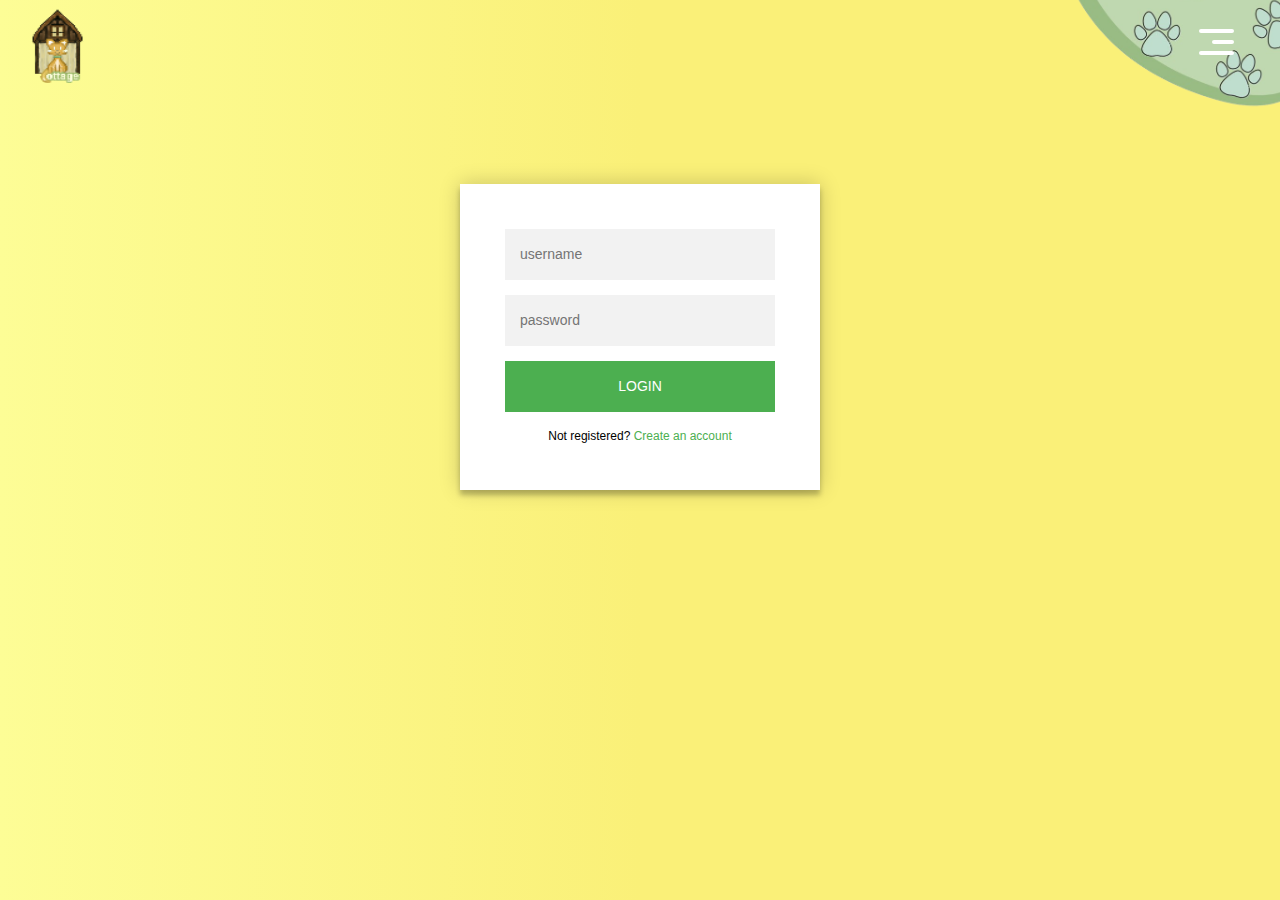
<file: login.html>
<!DOCTYPE html>
<html>
<!-- Basic -->
<head>
  <!-- Basic -->
  <meta charset="utf-8" />
  <meta http-equiv="X-UA-Compatible" content="IE=edge" />
  <!-- Mobile Metas -->
  <meta name="viewport" content="width=device-width, initial-scale=1, shrink-to-fit=no" />
  <!-- Site Metas -->
  <meta name="keywords" content="" />
  <meta name="description" content="" />
  <meta name="author" content="" />

  <title>The Cat Cottage (login/signup)</title>

  <!-- bootstrap core css -->
  <link rel="stylesheet" type="text/css" href="css/bootstrap.css" />

  <!-- fonts style -->
  <link href="https://fonts.googleapis.com/css?family=Open+Sans|Poppins:400,700&display=swap" rel="stylesheet">
  <!-- Custom styles for this template -->
  <link href="css/style.css" rel="stylesheet" />
  <!-- responsive style -->
  <link href="css/responsive.css" rel="stylesheet" />
  <link rel="icon" href="images/logo.png" type="image/png" />

</head>
 
 <!-- animal section -->

 <body class="sub_page">
    <div class="hero_area ">
      <!-- header section strats -->
      <header class="header_section">
        <div class="container-fluid">
          <nav class="navbar navbar-expand-lg custom_nav-container">
            <a class="navbar-brand" href="index.html">
              <img src="images/logo.png" alt="">
            </a>
            <div class="" id="">
              <div class="User_option">
                <form class="form-inline my-2  mb-3 mb-lg-0">
                  <input type="search" placeholder="Search">
                  <button class="btn   my-sm-0 nav_search-btn" type="submit"></button>
                </form>
              </div>
  
              <div class="custom_menu-btn">
                <button onclick="openNav()">
                  <span class="s-1">
  
                  </span>
                  <span class="s-2">
  
                  </span>
                  <span class="s-3">
  
                  </span>
                </button>
              </div>
              <div id="myNav" class="overlay">
                <div class="overlay-content">
                  <a href="index.html">Home</a>
                  <a href="cats.html">Cats In Need</a>
                  <a href="services.html">Services</a>
                  <a href="about.html">About</a>
                  <a href="contact.html">Contact Us</a>
                  <a href="login.html">LogIn/SignUp</a>
                </div>
              </div>
            </div>
          </nav>
        </div>
      </header>
      <!-- end header section -->
    </div>
  
    <div class="login-page">
        <div class="form">
          <form class="register-form">
            <input type="text" placeholder="name"/>
            <input type="password" placeholder="password"/>
            <input type="text" placeholder="email address"/>
            <button>create</button>
            <p class="message">Already registered? <a href="#">Sign In</a></p>
          </form>
          <form class="login-form">
            <input type="text" placeholder="username"/>
            <input type="password" placeholder="password"/>
            <button>login</button>
            <p class="message">Not registered? <a href="#">Create an account</a></p>
          </form>
        </div>
      </div>

  <!-- end us section -->
  <script type="text/javascript" src="js/jquery-3.4.1.min.js"></script>
<script type="text/javascript" src="js/bootstrap.js"></script>
<script>
  function openNav() {
    document.getElementById("myNav").classList.toggle("menu_width");
    document.querySelector(".custom_menu-btn").classList.toggle("menu_btn-style");
  }
</script>

  <!-- end animal section -->
</file>
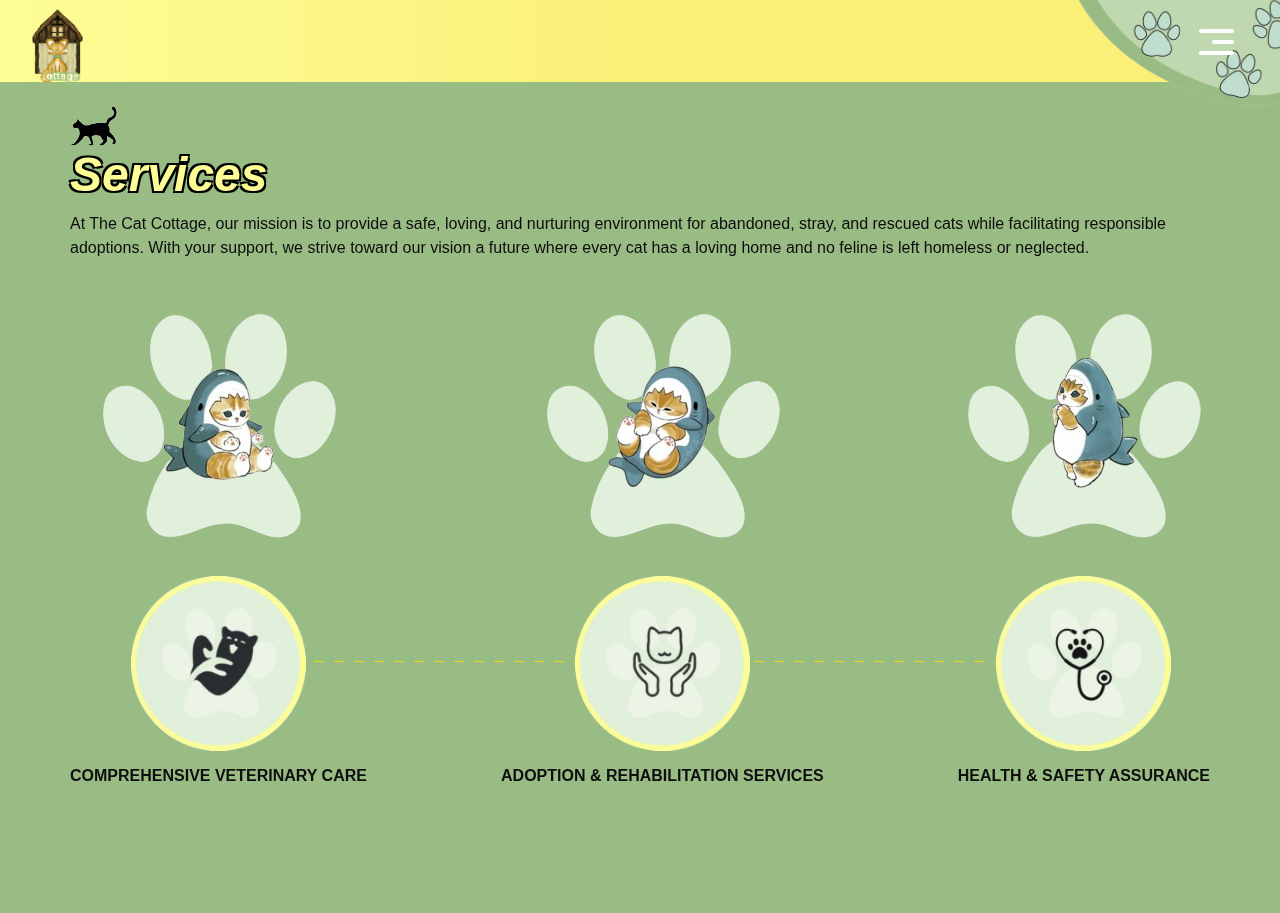
<file: services.html>
<!DOCTYPE html>
<html>
<!-- Basic -->
<head>
  <!-- Basic -->
  <meta charset="utf-8" />
  <meta http-equiv="X-UA-Compatible" content="IE=edge" />
  <!-- Mobile Metas -->
  <meta name="viewport" content="width=device-width, initial-scale=1, shrink-to-fit=no" />
  <!-- Site Metas -->
  <meta name="keywords" content="" />
  <meta name="description" content="" />
  <meta name="author" content="" />

  <title>The Cat Cottage (services)</title>

  <!-- bootstrap core css -->
  <link rel="stylesheet" type="text/css" href="css/bootstrap.css" />

  <!-- fonts style -->
  <link href="https://fonts.googleapis.com/css?family=Open+Sans|Poppins:400,700&display=swap" rel="stylesheet">
  <!-- Custom styles for this template -->
  <link href="css/style.css" rel="stylesheet" />
  <!-- responsive style -->
  <link href="css/responsive.css" rel="stylesheet" />
  <link rel="icon" href="images/logo.png" type="image/png" />

</head>
 
 <!-- animal section -->

 <body class="sub_page" >
    <div class="hero_area ">
      <!-- header section strats -->
      <header class="header_section">
        <div class="container-fluid">
          <nav class="navbar navbar-expand-lg custom_nav-container">
            <a class="navbar-brand" href="index.html">
              <img src="images/logo.png" alt="">
            </a>
            <div class="" id="">
              <div class="User_option">
                <form class="form-inline my-2  mb-3 mb-lg-0">
                  <input type="search" placeholder="Search">
                  <button class="btn   my-sm-0 nav_search-btn" type="submit"></button>
                </form>
              </div>
  
              <div class="custom_menu-btn">
                <button onclick="openNav()">
                  <span class="s-1">
  
                  </span>
                  <span class="s-2">
  
                  </span>
                  <span class="s-3">
  
                  </span>
                </button>
              </div>
              <div id="myNav" class="overlay">
                <div class="overlay-content">
                  <a href="index.html">Home</a>
                  <a href="cats.html">Cats In Need</a>
                  <a href="services.html">Services</a>
                  <a href="about.html">About</a>
                  <a href="contact.html">Contact Us</a>
                  <a href="login.html">LogIn/SignUp</a>

                </div>
              </div>
            </div>
          </nav>
        </div>
      </header>
      <!-- end header section -->
    </div>
  
  <!-- us section -->

  <section  class="us_section layout_padding-bottom">
    <div class="container">
      <div class="heading_container">
        <br>
        <img src="images/heading-img.png" alt="">
        <h2 style="text-align: center; color: #fdfd96; font-size: 3rem; font-weight: bold; text-shadow: -2px -2px 0 black, 2px -2px 0 black, -2px 2px 0 black, 2px 2px 0 black;">
          Services
        </h2>
        <p>
          At The Cat Cottage, our mission is to provide a safe, loving, and nurturing environment for abandoned, stray, and rescued cats while facilitating responsible adoptions. With your support, we strive toward our vision a future where every cat has a loving home and no feline is left homeless or neglected.
        </p>
    
      </div>
      <div class="us_container">
        <div class="box">
          <div class="img1-box">
            <img src="images/pet11.png" alt="">
          </div>
          <div class="img2-box">
            <img src="images/omega.png" alt="">
          </div>
          <div class="detail-box">
            <h6>
              Comprehensive Veterinary Care
            </h6>
          </div>
        </div>
        <div class="box">
          <div class="img1-box">
            <img src="images/pet22.png" alt="">
          </div>
          <div class="img2-box">
            <img src="images/dog.png" alt="">
          </div>
          <div class="detail-box">
            <h6>
              Adoption & Rehabilitation Services
            </h6>
          </div>
        </div>
        <div class="box">
          <div class="img1-box">
            <img src="images/pet33.png" alt="">
          </div>
          <div class="img2-box">
            <img src="images/shield.png" alt="">
          </div>
          <div class="detail-box">
            <h6>
              Health & Safety Assurance
            </h6>
          </div>
        </div>
      </div>
      </div>
    </div>
  </section>

  <!-- end us section -->
  <script type="text/javascript" src="js/jquery-3.4.1.min.js"></script>
<script type="text/javascript" src="js/bootstrap.js"></script>
<script>
  function openNav() {
    document.getElementById("myNav").classList.toggle("menu_width");
    document.querySelector(".custom_menu-btn").classList.toggle("menu_btn-style");
  }
</script>
 </body>

  <!-- end animal section -->
</file>
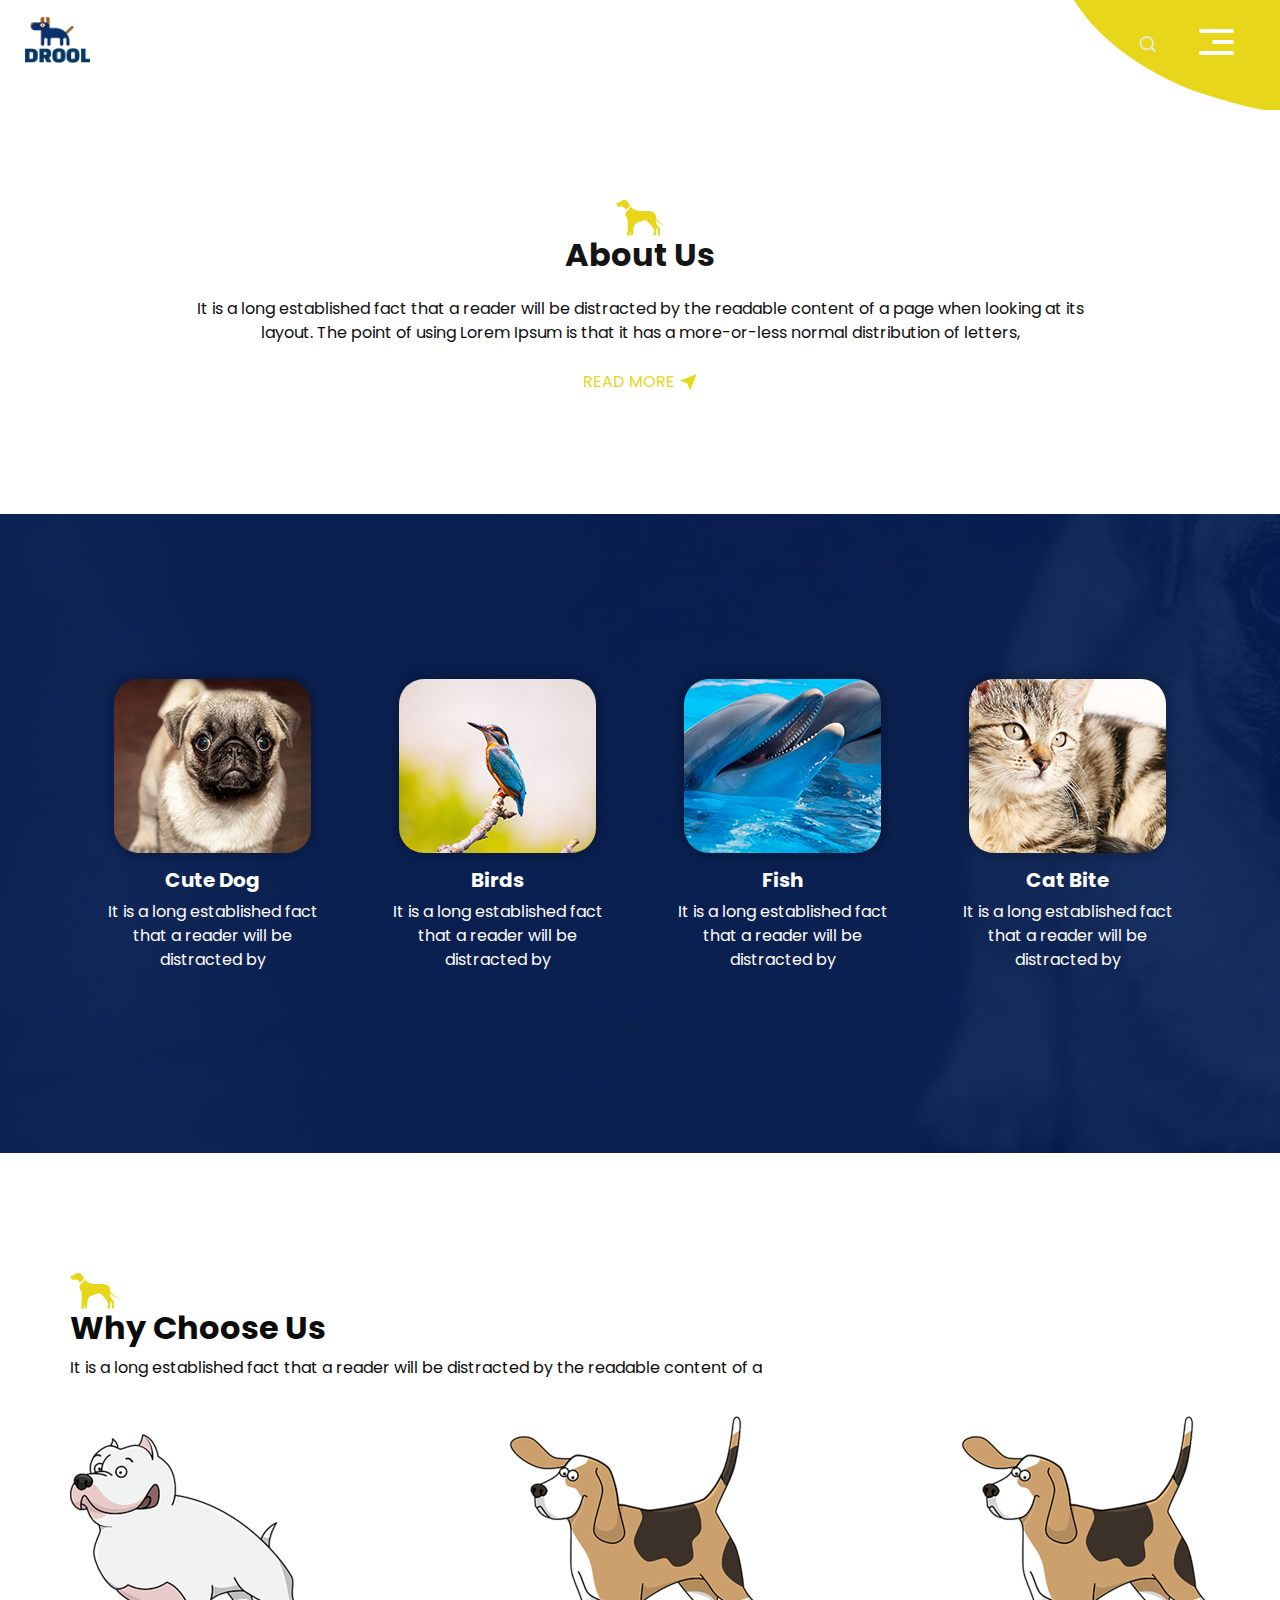
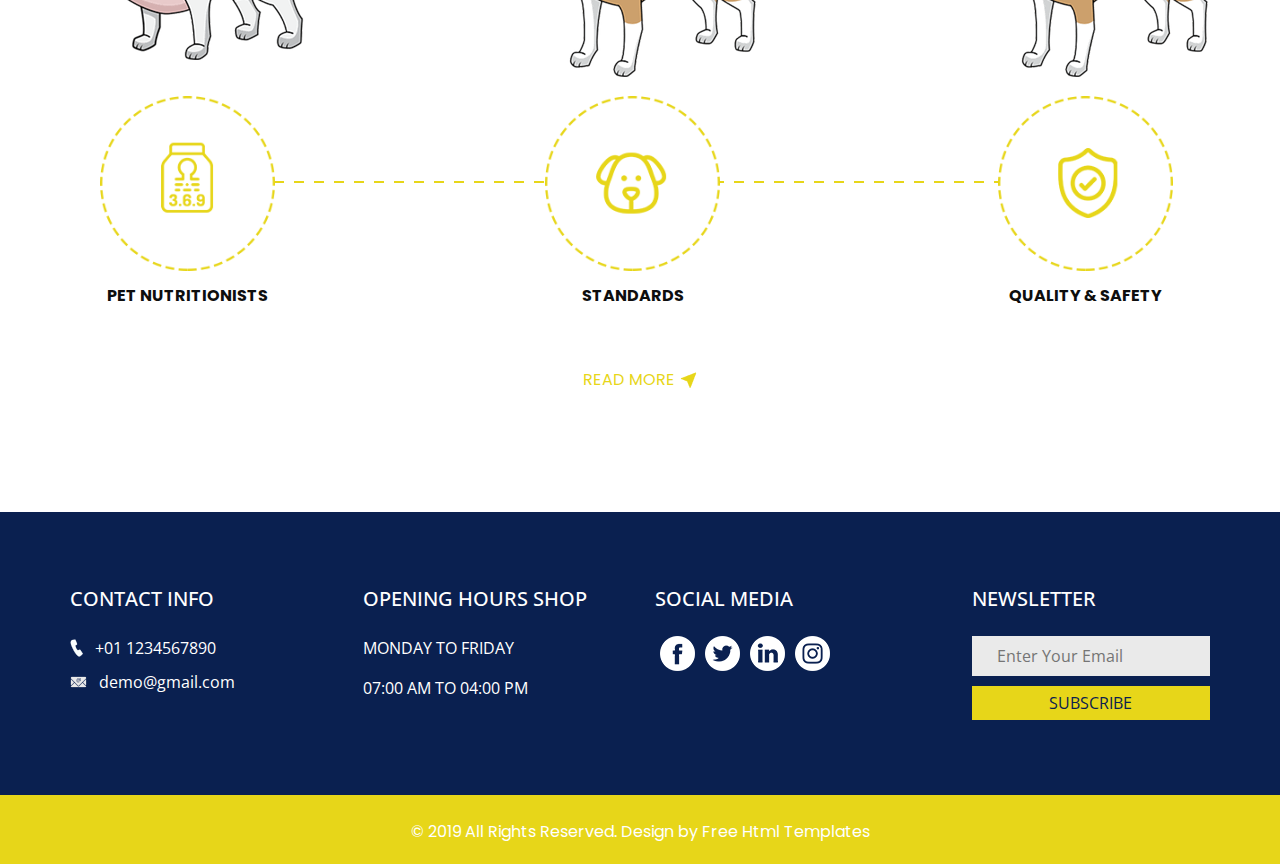
<file: drool-html/about.html>
<!DOCTYPE html>
<html>

<head>
  <!-- Basic -->
  <meta charset="utf-8" />
  <meta http-equiv="X-UA-Compatible" content="IE=edge" />
  <!-- Mobile Metas -->
  <meta name="viewport" content="width=device-width, initial-scale=1, shrink-to-fit=no" />
  <!-- Site Metas -->
  <meta name="keywords" content="" />
  <meta name="description" content="" />
  <meta name="author" content="" />

  <title>Drool</title>

  <!-- bootstrap core css -->
  <link rel="stylesheet" type="text/css" href="css/bootstrap.css" />

  <!-- fonts style -->
  <link href="https://fonts.googleapis.com/css?family=Open+Sans|Poppins:400,700&display=swap" rel="stylesheet">
  <!-- Custom styles for this template -->
  <link href="css/style.css" rel="stylesheet" />
  <!-- responsive style -->
  <link href="css/responsive.css" rel="stylesheet" />
</head>

<body class="sub_page">
  <div class="hero_area ">
    <!-- header section strats -->
    <header class="header_section">
      <div class="container-fluid">
        <nav class="navbar navbar-expand-lg custom_nav-container">
          <a class="navbar-brand" href="index.html">
            <img src="images/logo.png" alt="">
          </a>
          <div class="" id="">
            <div class="User_option">
              <form class="form-inline my-2  mb-3 mb-lg-0">
                <input type="search" placeholder="Search">
                <button class="btn   my-sm-0 nav_search-btn" type="submit"></button>
              </form>
            </div>

            <div class="custom_menu-btn">
              <button onclick="openNav()">
                <span class="s-1">

                </span>
                <span class="s-2">

                </span>
                <span class="s-3">

                </span>
              </button>
            </div>
            <div id="myNav" class="overlay">
              <div class="overlay-content">
                <a href="index.html">Home</a>
                <a href="about.html">About</a>
                <a href="contact.html">Contact Us</a>
              </div>
            </div>
          </div>
        </nav>
      </div>
    </header>
    <!-- end header section -->
  </div>

  <!-- about section -->

  <section class="about_section layout_padding">
    <div class="container">
      <div class="detail-box">
        <div class="heading_container">
          <img src="images/heading-img.png" alt="">
          <h2>
            About Us
          </h2>
        </div>
        <p>
          It is a long established fact that a reader will be distracted by the readable content of a page when looking at its layout. The point of using Lorem Ipsum is that it has a more-or-less normal distribution of letters,
        </p>
        <div class="btn-box">
          <a href="">
            <span>
              Read More
            </span>
            <img src="images/link-arrow.png" alt="">
          </a>
        </div>
      </div>
    </div>
  </section>

  <!-- end about section -->

  <!-- animal section -->

  <section class="animal_section layout_padding">
    <div class="container">
      <div class="animal_container">
        <div class="box b1">
          <div class="img-box">
            <img src="images/dog.jpg" alt="">
          </div>
          <div class="detail-box">
            <h5>
              Cute Dog
            </h5>
            <p>
              It is a long established fact that a reader will be distracted by
            </p>
          </div>
        </div>
        <div class="box b2">
          <div class="img-box">
            <img src="images/bird.jpg" alt="">
          </div>
          <div class="detail-box">
            <h5>
              Birds
            </h5>
            <p>
              It is a long established fact that a reader will be distracted by
            </p>
          </div>
        </div>
        <div class="box b1">
          <div class="img-box">
            <img src="images/fish.jpg" alt="">
          </div>
          <div class="detail-box">
            <h5>
              Fish
            </h5>
            <p>
              It is a long established fact that a reader will be distracted by
            </p>
          </div>
        </div>
        <div class="box b2">
          <div class="img-box">
            <img src="images/cat.jpg" alt="">
          </div>
          <div class="detail-box">
            <h5>
              Cat Bite
            </h5>
            <p>
              It is a long established fact that a reader will be distracted by
            </p>
          </div>
        </div>
      </div>
    </div>
  </section>

  <!-- end animal section -->

  <!-- us section -->

  <section class="us_section layout_padding">
    <div class="container">
      <div class="heading_container">
        <img src="images/heading-img.png" alt="">
        <h2>
          Why Choose Us
        </h2>
        <p>
          It is a long established fact that a reader will be distracted by the readable content of a
        </p>
      </div>
      <div class="us_container">
        <div class="box">
          <div class="img1-box">
            <img src="images/pet1.png" alt="">
          </div>
          <div class="img2-box">
            <img src="images/omega.png" alt="">
          </div>
          <div class="detail-box">
            <h6>
              PET NUTRITIONISTS
            </h6>
          </div>
        </div>
        <div class="box">
          <div class="img1-box">
            <img src="images/pet2.png" alt="">
          </div>
          <div class="img2-box">
            <img src="images/dog.png" alt="">
          </div>
          <div class="detail-box">
            <h6>
              STANDARDS
            </h6>
          </div>
        </div>
        <div class="box">
          <div class="img1-box">
            <img src="images/pet2.png" alt="">
          </div>
          <div class="img2-box">
            <img src="images/shield.png" alt="">
          </div>
          <div class="detail-box">
            <h6>
              QUALITY & SAFETY
            </h6>
          </div>
        </div>
      </div>
      <div class="btn-box">
        <a href="">
          <span>
            Read More
          </span>
          <img src="images/link-arrow.png" alt="">
        </a>
      </div>
    </div>
  </section>

  <!-- end us section -->


  <!-- info section -->
  <section class="info_section ">
    <div class="container">
      <div class="row">
        <div class="col-md-6 col-lg-3">
          <div class="info_contact">
            <h5>
              CONTACT INFO
            </h5>
            <div>
              <img src="images/call.png" alt="" />
              <p>
                +01 1234567890
              </p>
            </div>
            <div>
              <img src="images/mail.png" alt="" />
              <p>
                demo@gmail.com
              </p>
            </div>
          </div>
        </div>
        <div class="col-md-6 col-lg-3">
          <div class="info_time">
            <h5>
              Opening Hours Shop
            </h5>
            <div>
              <p>
                Monday to friday
              </p>
            </div>
            <div>
              <p>
                07:00 am to 04:00 pm
              </p>
            </div>
          </div>
        </div>

        <div class="col-md-6 col-lg-3">
          <div class="info_social">
            <h5>
              social media
            </h5>
            <div class="social_container">
              <div>
                <a href="">
                  <img src="images/fb.png" alt="" />
                </a>
              </div>
              <div>
                <a href="">
                  <img src="images/twitter.png" alt="" />
                </a>
              </div>
              <div>
                <a href="">
                  <img src="images/linkedin.png" alt="" />
                </a>
              </div>
              <div>
                <a href="">
                  <img src="images/instagram.png" alt="" />
                </a>
              </div>
            </div>
          </div>
        </div>
        <div class="col-md-6 col-lg-3">
          <div class="info_form pl-lg-4">
            <h5>
              Newsletter
            </h5>
            <form action="">
              <input type="text" placeholder="Enter Your Email" />
              <button type="submit">
                Subscribe
              </button>
            </form>
          </div>
        </div>
      </div>
    </div>
  </section>

  <!-- end info_section -->


  <!-- footer section -->
  <section class="container-fluid footer_section ">
    <p>
      &copy; 2019 All Rights Reserved. Design by
      <a href="https://html.design/">Free Html Templates</a>
    </p>
  </section>
  <!-- end  footer section -->


  <script type="text/javascript" src="js/jquery-3.4.1.min.js"></script>
  <script type="text/javascript" src="js/bootstrap.js"></script>
  <script>
    function openNav() {
      document.getElementById("myNav").classList.toggle("menu_width")
      document.querySelector(".custom_menu-btn").classList.toggle("menu_btn-style")
    }
  </script>

</body>

</html>
</file>
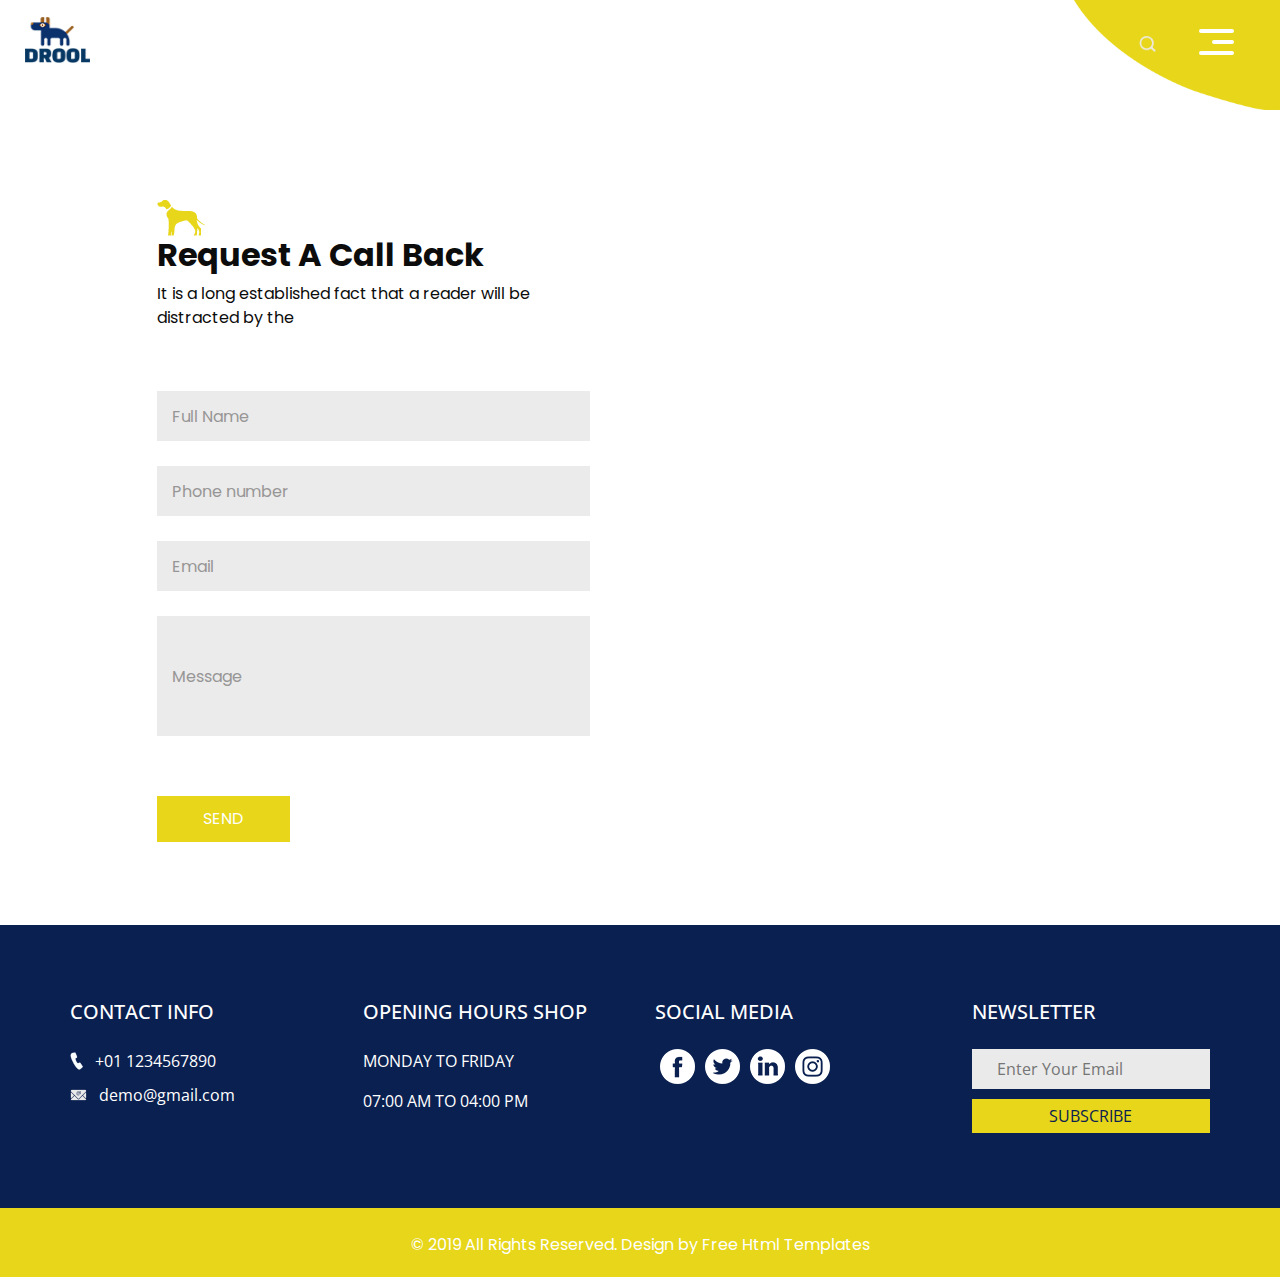
<file: drool-html/contact.html>
<!DOCTYPE html>
<html>

<head>
  <!-- Basic -->
  <meta charset="utf-8" />
  <meta http-equiv="X-UA-Compatible" content="IE=edge" />
  <!-- Mobile Metas -->
  <meta name="viewport" content="width=device-width, initial-scale=1, shrink-to-fit=no" />
  <!-- Site Metas -->
  <meta name="keywords" content="" />
  <meta name="description" content="" />
  <meta name="author" content="" />

  <title>Drool</title>

  <!-- bootstrap core css -->
  <link rel="stylesheet" type="text/css" href="css/bootstrap.css" />

  <!-- fonts style -->
  <link href="https://fonts.googleapis.com/css?family=Open+Sans|Poppins:400,700&display=swap" rel="stylesheet">
  <!-- Custom styles for this template -->
  <link href="css/style.css" rel="stylesheet" />
  <!-- responsive style -->
  <link href="css/responsive.css" rel="stylesheet" />
</head>

<body class="sub_page">
  <div class="hero_area ">
    <!-- header section strats -->
    <header class="header_section">
      <div class="container-fluid">
        <nav class="navbar navbar-expand-lg custom_nav-container">
          <a class="navbar-brand" href="index.html">
            <img src="images/logo.png" alt="">
          </a>
          <div class="" id="">
            <div class="User_option">
              <form class="form-inline my-2  mb-3 mb-lg-0">
                <input type="search" placeholder="Search">
                <button class="btn   my-sm-0 nav_search-btn" type="submit"></button>
              </form>
            </div>

            <div class="custom_menu-btn">
              <button onclick="openNav()">
                <span class="s-1">

                </span>
                <span class="s-2">

                </span>
                <span class="s-3">

                </span>
              </button>
            </div>
            <div id="myNav" class="overlay">
              <div class="overlay-content">
                <a href="index.html">Home</a>
                <a href="about.html">About</a>
                <a href="contact.html">Contact Us</a>
              </div>
            </div>
          </div>
        </nav>
      </div>
    </header>
    <!-- end header section -->
  </div>

  <!-- contact section -->

  <section class="contact_section layout_padding-top">
    <div class="container-fluid">
      <div class="row">
        <div class="col-md-5 offset-md-1">
          <div class="form_container">
            <div class="heading_container">
              <img src="images/heading-img.png" alt="">
              <h2>
                Request A Call Back
              </h2>
              <p>
                It is a long established fact that a reader will be distracted by the
              </p>
            </div>
            <form action="">
              <div>
                <input type="text" placeholder="Full Name " />
              </div>
              <div>
                <input type="text" placeholder="Phone number" />
              </div>
              <div>
                <input type="email" placeholder="Email" />
              </div>
              <div>
                <input type="text" class="message-box" placeholder="Message" />
              </div>
              <div class="d-flex ">
                <button>
                  SEND
                </button>
              </div>
            </form>
          </div>
        </div>
        <div class="col-md-6 px-0">
          <div class="map_container">
            <div class="map-responsive">
              <iframe src="https://www.google.com/maps/embed/v1/place?key=AIzaSyA0s1a7phLN0iaD6-UE7m4qP-z21pH0eSc&q=Eiffel+Tower+Paris+France" width="600" height="300" frameborder="0" style="border:0; width: 100%; height:100%" allowfullscreen></iframe>
            </div>
          </div>
        </div>
      </div>
    </div>
  </section>

  <!-- end contact section -->


  <!-- info section -->
  <section class="info_section ">
    <div class="container">
      <div class="row">
        <div class="col-md-6 col-lg-3">
          <div class="info_contact">
            <h5>
              CONTACT INFO
            </h5>
            <div>
              <img src="images/call.png" alt="" />
              <p>
                +01 1234567890
              </p>
            </div>
            <div>
              <img src="images/mail.png" alt="" />
              <p>
                demo@gmail.com
              </p>
            </div>
          </div>
        </div>
        <div class="col-md-6 col-lg-3">
          <div class="info_time">
            <h5>
              Opening Hours Shop
            </h5>
            <div>
              <p>
                Monday to friday
              </p>
            </div>
            <div>
              <p>
                07:00 am to 04:00 pm
              </p>
            </div>
          </div>
        </div>

        <div class="col-md-6 col-lg-3">
          <div class="info_social">
            <h5>
              social media
            </h5>
            <div class="social_container">
              <div>
                <a href="">
                  <img src="images/fb.png" alt="" />
                </a>
              </div>
              <div>
                <a href="">
                  <img src="images/twitter.png" alt="" />
                </a>
              </div>
              <div>
                <a href="">
                  <img src="images/linkedin.png" alt="" />
                </a>
              </div>
              <div>
                <a href="">
                  <img src="images/instagram.png" alt="" />
                </a>
              </div>
            </div>
          </div>
        </div>
        <div class="col-md-6 col-lg-3">
          <div class="info_form pl-lg-4">
            <h5>
              Newsletter
            </h5>
            <form action="">
              <input type="text" placeholder="Enter Your Email" />
              <button type="submit">
                Subscribe
              </button>
            </form>
          </div>
        </div>
      </div>
    </div>
  </section>

  <!-- end info_section -->


  <!-- footer section -->
  <section class="container-fluid footer_section ">
    <p>
      &copy; 2019 All Rights Reserved. Design by
      <a href="https://html.design/">Free Html Templates</a>
    </p>
  </section>
  <!-- end  footer section -->


  <script type="text/javascript" src="js/jquery-3.4.1.min.js"></script>
  <script type="text/javascript" src="js/bootstrap.js"></script>
  <script>
    function openNav() {
      document.getElementById("myNav").classList.toggle("menu_width")
      document.querySelector(".custom_menu-btn").classList.toggle("menu_btn-style")
    }
  </script>

</body>

</html>
</file>
<file: css/style.css>
body {
  font-family: "Poppins",
 sans-serif;
  color: #0c0c0c;
  background-color: #ffffff;
}

.layout_padding {
  padding-top: 120px;
  padding-bottom: 120px;
}

.layout_padding2 {
  padding-top: 45px;
  padding-bottom: 45px;
}

.layout_padding2-top {
  padding-top: 45px;
}

.layout_padding2-bottom {
  padding-bottom: 45px;
}

.layout_padding-top {
  padding-top: 120px;
}

.layout_padding-bottom {
  padding-bottom: 120px;
}

.heading_container {
  display: -webkit-box;
  display: -ms-flexbox;
  display: flex;
  -webkit-box-orient: vertical;
  -webkit-box-direction: normal;
      -ms-flex-direction: column;
          flex-direction: column;
  -webkit-box-align: start;
      -ms-flex-align: start;
          align-items: flex-start;
  
}

.heading_container img {
  max-width: 50px;
  mix-blend-mode: multiply
}

.heading_container h2 {
  font-weight: bold;
  font-style: italic;
  
}

/*header section*/
.hero_area {
  height: 100vh;
  background-image: url(../images/try1.png);
  background-size: cover;
  display: -webkit-box;
  display: -ms-flexbox;
  display: flex;
  -webkit-box-orient: vertical;
  -webkit-box-direction: normal;
      -ms-flex-direction: column;
          flex-direction: column;
  position: relative;
}

.hero_area::before {
  content: "";
  position: absolute; 
  top: 0;
  right: 0;
  width: 45%;
  height: 88%;
  background-image: url(../images/hero-bg2.png);
  background-size: cover;
  background-position: left bottom;
  background-repeat: no-repeat;
}

.sub_page .hero_area {
  height: auto;
  background: none;
}

.sub_page .hero_area::before {
  width: 225px;
  height: 110px;
}

.header_section .container-fluid {
  padding-right: 25px;
  padding-left: 25px;
  
}

.header_section .nav_container {
  margin: 0 auto;
}

.custom_nav-container.navbar-expand-lg .navbar-nav .nav-item .nav-link {
  padding: 10px 15px;
  color: #060606;
  text-align: center;
  text-transform: uppercase;
}

.custom_nav-container.navbar-expand-lg .navbar-nav .nav-item.active .nav-link, .custom_nav-container.navbar-expand-lg .navbar-nav .nav-item:hover .nav-link {
  color: #e7d619;
}

a,
a:hover,
a:focus {
  text-decoration: none;
}

a:hover,
a:focus {
  color: initial;
}

.btn,
.btn:focus {
  outline: none !important;
  -webkit-box-shadow: none;
          box-shadow: none;
}


.navbar-brand {
  display: -webkit-box;
  display: -ms-flexbox;
  display: flex;
  -webkit-box-orient: vertical;
  -webkit-box-direction: normal;
      -ms-flex-direction: column;
          flex-direction: column;
  -webkit-box-align: center;
      -ms-flex-align: center;
          align-items: center;
}

.navbar-brand img {
  width: 65px;
  height: 85px;
 
}

.custom_nav-container {
  z-index: 99999;
  padding: 0;
  height: 82px;
  -webkit-box-pack: justify;
      -ms-flex-pack: justify;
          justify-content: space-between;
}

.custom_nav-container .navbar-toggler {
  outline: none;
}

.custom_nav-container .navbar-toggler .navbar-toggler-icon {
  background-image: url(../images/menu.png);
  background-size: 50px;
  width: 30px;
  height: 30px;
}

.lg_toggl-btn {
  background-color: transparent;
  border: none;
  outline: none;
  width: 56px;
  height: 40px;
  cursor: pointer;
}

.lg_toggl-btn:focus {
  outline: none;
}

.User_option {
  display: -webkit-box;
  display: -ms-flexbox;
  display: flex;
  -webkit-box-align: center;
      -ms-flex-align: center;
          align-items: center;
  margin-left: auto;
  margin-right: 75px;
}

.User_option .form-inline {
  position: relative;
  margin-right: 15px;
}

.User_option .form-inline input {
  display: none;
}

.custom_menu-btn {
  z-index: 9;
  position: absolute;
  right: 15px;
  top: 7px;
}

.custom_menu-btn button {
  margin-top: 14px;
  outline: none;
  border: none;
  background-color: transparent;
}

.custom_menu-btn button span {
  display: block;
  width: 35px;
  height: 4px;
  background-color: #ffffff;
  margin: 7px 0;
  -webkit-transition: all 0.3s;
  transition: all 0.3s;
  border-radius: 5px;
}

.menu_btn-style {
  position: fixed;
  right: 29px;
  top: 7px;
}

.custom_menu-btn .s-2 {
  -webkit-transition: all 0.1s;
  transition: all 0.1s;
  width: 22px;
  margin-left: auto;
}

.menu_btn-style button .s-1 {
  -webkit-transform: rotate(45deg) translateY(16px);
          transform: rotate(45deg) translateY(16px);
}

.menu_btn-style button .s-2 {
  -webkit-transform: translateX(100px);
          transform: translateX(100px);
}

.menu_btn-style button .s-3 {
  -webkit-transform: rotate(-45deg) translateY(-16px);
          transform: rotate(-45deg) translateY(-16px);
}

.overlay {
  height: 100%;
  width: 0;
  position: fixed;
  z-index: 1;
  top: 0;
  left: 0;
  background-color: rgba(253, 253, 150, 0.75); /* Lower opacity */
  overflow-x: hidden;
  -webkit-transition: 0.5s;
  transition: 0.5s;
}

.overlay .closebtn {
  position: absolute;
  top: 0;
  right: 30px;
  font-size: 60px;
}

.overlay a {
  padding: 0px;
  text-decoration: none;
  font-size: 22px;
  color: white;
  display: block;
  -webkit-transition: 0.3s;
  transition: 0.3s;
  margin-bottom: 15px;
  text-transform: uppercase;
  opacity: 0;
  font-weight: bold;
  -webkit-text-stroke: 0.5px black; /* Black outline */
  text-shadow: 0.5px 0.5px 1px black; /* Extra shadow for better visibility */
}


.overlay-content {
  position: relative;
  top: 30%;
  width: 100%;
  text-align: center;
  margin-top: 30px;
}

.menu_width {
  width: 100%;
}

.menu_width.overlay a {
  opacity: 1;
}

/*end header section*/
/* slider section */
.slider_section {
  -webkit-box-flex: 1;
      -ms-flex: 1;
          flex: 1;
  display: -webkit-box;
  display: -ms-flexbox;
  display: flex;
  -webkit-box-pack: center;
      -ms-flex-pack: center;
          justify-content: center;
  -webkit-box-align: center;
      -ms-flex-align: center;
          align-items: center;
  position: relative;
}

.slider_section .detail-box {
  margin: 45px 5% 0 5%;
  padding-bottom: 45px;
  border-right: 2px solid black;
}

.slider_section .detail-box h1 {
  font-weight: bold;
 
  font-size: 3rem;
  padding-bottom: 15px;
  position: relative;
}

.slider_section .detail-box h1 span {
  color: #fdfd96;
}

.slider_section .detail-box .btn-box {
  display: -webkit-box;
  display: -ms-flexbox;
  display: flex;
  margin: 30px -5px 0 -5px;
  -ms-flex-wrap: wrap;
      flex-wrap: wrap;
}

.slider_section .detail-box .btn-box a {
  margin: 5px;
  width: 165px;
  text-align: center;
}

.slider_section .detail-box .btn-box .btn-1 {
  display: inline-block;
  padding: 10px 0px;
  background-color: #0a2050;
  color: #ffffff;
  -webkit-transition: all 0.3s;
  transition: all 0.3s;
  border: 1px solid #0a2050;
  border-radius: 0;
}

.slider_section .detail-box .btn-box .btn-1:hover {
  background-color: transparent;
  color: #0a2050;
}

.slider_section .detail-box .btn-box .btn-2 {
  display: inline-block;
  padding: 10px 0px;
  background-color: #e7d619;
  color: #ffffff;
  -webkit-transition: all 0.3s;
  transition: all 0.3s;
  border: 1px solid #e7d619;
  border-radius: 0;
}

.slider_section .detail-box .btn-box .btn-2:hover {
  background-color: transparent;
  color: #e7d619;
}

.slider_section .img-box img {
  max-width: 100%;
}

.slider_section #carouselExampleIndicators {
  width: 100%;
}

.slider_section .carousel-indicators {
  -webkit-box-align: center;
      -ms-flex-align: center;
          align-items: center;
}

.slider_section .carousel-indicators li {
  width: 12px;
  height: 12px;
  opacity: 1;
  background: none;
  border: 2px solid black;
  color: #000000;
  position: relative;
  margin: 0 4px;
  border-radius: 100%;
}

.slider_section .carousel-indicators li.active {
  width: 18px;
  height: 18px;
}

.slider_section .li_before::before {
  content: "";
  position: absolute;
  left: -5px;
  top: 3.5px;
  width: 1.5px;
  height: 17px;
  background-color: #e7d619;
  border-radius: 5px;
  -webkit-transform: rotate(25deg);
          transform: rotate(25deg);
}

/* .about_section {
  background-color: #b6cf7b; 
  padding: 50px 0; Adds space above and below
} */

.about_section {
  background-image: url('../images/noo.png'); 
  background-size: cover; 
  background-position: center; 
  background-repeat: no-repeat; 
  padding: 50px 0; 
}

.about_section .detail-box {
  text-align: center;
  width: 80%;
  margin: auto;

  
}

.about_section .detail-box .heading_container {
  -webkit-box-align: center;
      -ms-flex-align: center;
          align-items: center;
  text-align: center;
  
}

.about_section .detail-box .heading_container h2 {
  color: #151515;
  font-size: larger;
  text-transform: uppercase;
}

.about_section .detail-box p {
  color: #0e0e0e;
  margin-top: 15px;
  
}

.about_section .detail-box .btn-box {
  display: -webkit-box;
  display: -ms-flexbox;
  display: flex;
  -webkit-box-pack: center;
      -ms-flex-pack: center;
          justify-content: center;
  margin-top: 25px;
  
}

.about_section .detail-box .btn-box a {
  display: -webkit-box;
  display: -ms-flexbox;
  display: flex;
  -webkit-box-align: center;
      -ms-flex-align: center;
          align-items: center;
  color: black;
  text-transform: uppercase;
  
}

.about_section .detail-box .btn-box a img {
  margin-left: 5px;
  filter: invert(1); /* Inverts yellow to blue, then use grayscale */
  filter: invert(1) grayscale(1); /* Makes it completely black */
  
}

.animal_section {
  background-image: url(../images/eww.png);
  background-size: cover;
  color: #ffffff;
  
}

.animal_section .animal_container {
  display: -webkit-box;
  display: -ms-flexbox;
  display: flex;
  -ms-flex-wrap: wrap;
      flex-wrap: wrap;
  -webkit-box-pack: center;
      -ms-flex-pack: center;
          justify-content: center;
}

.animal_section .animal_container .box {
  display: -webkit-box;
  display: -ms-flexbox;
  display: flex;
  -webkit-box-orient: vertical;
  -webkit-box-direction: normal;
      -ms-flex-direction: column;
          flex-direction: column;
  -webkit-box-align: center;
      -ms-flex-align: center;
          align-items: center;
  text-align: center;
  margin: 45px 2.5%;
  -ms-flex-preferred-size: 20%;
      flex-basis: 20%;
}

.animal_section .animal_container .box .img-box {
  border-radius: 25px;
  overflow: hidden;
  -webkit-box-shadow: 0 0 10px 5px rgba(0, 0, 0, 0.2);
          box-shadow: 0 0 10px 5px rgba(0, 0, 0, 0.2);
}

.animal_section .animal_container .box .img-box img {
  width: 100%;
}

.animal_section .animal_container .box .detail-box {
  margin-top: 15px;
}

.animal_section .animal_container .box .detail-box h5 {
  font-weight: bold;
}

.animal_section .animal_container .box.b1 {
  -webkit-animation: odd-box-animate 3s infinite;
          animation: odd-box-animate 3s infinite;
}

.animal_section .animal_container .box.b2 {
  -webkit-animation: even-box-animate 3s infinite;
          animation: even-box-animate 3s infinite;
}

@-webkit-keyframes odd-box-animate {
  0% {
    -webkit-transform: translateY(45px);
            transform: translateY(45px);
  }
  50% {
    -webkit-transform: translateY(-45px);
            transform: translateY(-45px);
  }
  100% {
    -webkit-transform: translateY(45px);
            transform: translateY(45px);
  }
}

@keyframes odd-box-animate {
  0% {
    -webkit-transform: translateY(45px);
            transform: translateY(45px);
  }
  50% {
    -webkit-transform: translateY(-45px);
            transform: translateY(-45px);
  }
  100% {
    -webkit-transform: translateY(45px);
            transform: translateY(45px);
  }
}

@-webkit-keyframes even-box-animate {
  0% {
    -webkit-transform: translateY(-45px);
            transform: translateY(-45px);
  }
  50% {
    -webkit-transform: translateY(45px);
            transform: translateY(45px);
  }
  100% {
    -webkit-transform: translateY(-45px);
            transform: translateY(-45px);
  }
}

@keyframes even-box-animate {
  0% {
    -webkit-transform: translateY(-45px);
            transform: translateY(-45px);
  }
  50% {
    -webkit-transform: translateY(45px);
            transform: translateY(45px);
  }
  100% {
    -webkit-transform: translateY(-45px);
            transform: translateY(-45px);
  }
}

.pet_section {
  background-image: url("../images/womp.png");
  background-repeat: no-repeat;
  background-size: cover;
  background-position: center;
}

.pet_section .row {
  -webkit-box-align: center;
      -ms-flex-align: center;
          align-items: center;
  
}

.pet_section .img-box {
  position: relative;
  padding-right: 45px;
  
}

.pet_section .img-box img {
  width: 100%;
  position: relative;
  z-index: 2;

}

.pet_section .img-box::before {
  content: "";
  position: absolute;
  top: 0;
  left: -145px;
  width: 100%;
  height: 110%;
  z-index: 1;
  background-repeat: no-repeat;
  
}

.pet_section .detail-box p {
  color: #0e0e0e;
  margin-top: 15px;
  
}

.pet_section .detail-box .btn-box {
  display: -webkit-box;
  display: -ms-flexbox;
  display: flex;
  margin-top: 25px;
  
}

.pet_section .detail-box .btn-box a {
  display: -webkit-box;
  display: -ms-flexbox;
  display: flex;
  -webkit-box-align: center;
      -ms-flex-align: center;
          align-items: center;
  color: #e7d619;
  text-transform: uppercase;
  
}

.pet_section .detail-box .btn-box a img {
  margin-left: 5px;
}

.us_section {
  background-image: url("../images/huhu.png");
  background-size: cover; /* Makes the image cover the entire section */
  background-position: center; /* Centers the image */
  background-repeat: no-repeat; /* Prevents repetition */
}


.us_section .us_container {
  display: -webkit-box;
  display: -ms-flexbox;
  display: flex;
  -webkit-box-pack: justify;
      -ms-flex-pack: justify;
          justify-content: space-between;
  position: relative;
  
}

.us_section .us_container .box {
  display: -webkit-box;
  display: -ms-flexbox;
  display: flex;
  -webkit-box-orient: vertical;
  -webkit-box-direction: normal;
      -ms-flex-direction: column;
          flex-direction: column;
  -webkit-box-align: center;
      -ms-flex-align: center;
          align-items: center;
  
}

.us_section .us_container .box img {
  max-width: 100%;
  
}

.us_section .us_container .box .img1-box {
  height: 300px;
  display: -webkit-box;
  display: -ms-flexbox;
  display: flex;
  -webkit-box-pack: center;
      -ms-flex-pack: center;
          justify-content: center;
  -webkit-box-align: center;
      -ms-flex-align: center;
          align-items: center;
          
}

.us_section .us_container .box .img2-box {
  width: 175px;
  display: -webkit-box;
  display: -ms-flexbox;
  display: flex;
  -webkit-box-pack: center;
      -ms-flex-pack: center;
          justify-content: center;
          
}

.us_section .us_container .box .detail-box {
  margin-top: 15px;
  
}

.us_section .us_container .box .detail-box h6 {
  text-transform: uppercase;
  font-weight: bold;
  color: #0e0e0e;
  
}

.us_section .us_container::before {
  content: "";
  position: absolute;
  bottom: 25.2%;
  left: 50%;
  width: 80%;
  height: 1.5px;
  background-image: -webkit-gradient(linear, left top, right top, color-stop(50%, transparent), color-stop(50%, #e7d619));
  background-image: linear-gradient(to right, transparent 50%, #e7d619 50%);
  background-size: 20px 100%;
  z-index: -1;
  -webkit-transform: translateX(-50%);
          transform: translateX(-50%);
  -webkit-animation: border-dance 4s infinite linear;
          animation: border-dance 4s infinite linear;
          
}

@-webkit-keyframes border-dance {
  0% {
    background-position: 0px 0px;
  }
  100% {
    background-position: 300px 0px;
  }
}

@keyframes border-dance {
  0% {
    background-position: 0px 0px;
  }
  100% {
    background-position: 300px 0px;
  }
}

.us_section .btn-box {
  display: -webkit-box;
  display: -ms-flexbox;
  display: flex;
  -webkit-box-pack: center;
      -ms-flex-pack: center;
          justify-content: center;
  margin-top: 55px;
  
}

.us_section .btn-box a {
  display: -webkit-box;
  display: -ms-flexbox;
  display: flex;
  -webkit-box-align: center;
      -ms-flex-align: center;
          align-items: center;
  color: #e7d619;
  text-transform: uppercase;
  
}

.us_section .btn-box a img {
  margin-left: 5px;
  
}

.food_section {
  background-image: url("../images/food-bg.jpg"); /* Change to your background image */
  background-size: cover;
  background-position: center;
  background-repeat: no-repeat;
  background-image: url(../images/hehe.png);/* Fallback color */
  padding: 50px 0; /* Adjust spacing */
}

/* Keep the rest of your existing styles */
.food_section .heading_container {
  -webkit-box-align: center;
      -ms-flex-align: center;
          align-items: center;
  text-align: center;
  color: #ffffff;
}

.food_section .food_container {
  display: -webkit-box;
  display: -ms-flexbox;
  display: flex;
  -webkit-box-pack: justify;
      -ms-flex-pack: justify;
          justify-content: space-between;
  -webkit-box-align: end;
      -ms-flex-align: end;
          align-items: flex-end;
}

.food_section .food_container .box {
  display: -webkit-box;
  display: -ms-flexbox;
  display: flex;
  -webkit-box-orient: vertical;
  -webkit-box-direction: normal;
      -ms-flex-direction: column;
          flex-direction: column;
  -webkit-box-align: center;
      -ms-flex-align: center;
          align-items: center;
  text-align: center;
  margin: 45px 20px 0 20px;
}

.food_section .food_container .box .img-box img {
  max-width: 100%;
}

.food_section .food_container .box .detail-box {
  margin-top: 15px;
}

.food_section .food_container .box .detail-box h6 {
  color: black;
  text-transform: uppercase;
}

.food_section .food_container .box .detail-box h3 {
  font-weight: bold;
  color: #b6cf7b;
  -webkit-text-stroke: 1px black; /* Adds a black outline */
  text-shadow: 2px 2px 4px black; /* Extra shadow for better visibility */
}

.food_section .food_container .box .detail-box h3 span {
  color: #b6cf7b;
  -webkit-text-stroke: 1px black; /* Ensures outline for span as well */
  text-shadow: 2px 2px 4px black;
}


.food_section .food_container .box .detail-box a {
  display: inline-block;
  padding: 8px 45px;
  background-color: #fdfd96;
  color: black;
  -webkit-transition: all 0.3s;
  transition: all 0.3s;
  border: 1px solid #0a2050;
  border-radius: 0;
  margin-top: 15px;
}

.food_section .food_container .box .detail-box a:hover {
  background-color: transparent;
  color: #0a2050;
}


.client_section {
  background-image: url(../images/malabo.png);
  background-size: cover;
}

.client_section #carouselExampleControls {
  display: -webkit-box;
  display: -ms-flexbox;
  display: flex;
  -webkit-box-align: center;
      -ms-flex-align: center;
          align-items: center;
}

.client_section .box {
  display: -webkit-box;
  display: -ms-flexbox;
  display: flex;
  margin-top: 75px;
}

.client_section .box .img-box {
  margin-right: 25px;
  min-width: 250px;
}

.client_section .box .img-box img {
  width: 100%;
}

.client_section .box .detail-box h4 {
  text-transform: uppercase;
  font-size: 24px;
  
}

.client_section .box .detail-box img {
  width: 25px;
}

.client_section .carousel_btn-box {
  display: -webkit-box;
  display: -ms-flexbox;
  display: flex;
  -webkit-box-align: center;
      -ms-flex-align: center;
          align-items: center;
}

.client_section .carousel_btn-box .carousel-control-prev,
.client_section .carousel_btn-box .carousel-control-next {
  position: unset;
  width: 45px;
  height: 45px;
  background-color: #8eb15c;
  opacity: 1;
  border-radius: 100%;
  background-repeat: no-repeat;
  background-position: center;
  margin: 0 3px;
}

.client_section .carousel_btn-box .carousel-control-prev:hover,
.client_section .carousel_btn-box .carousel-control-next:hover {
  background-color: #000000;
}

.client_section .carousel_btn-box .carousel-control-prev {
  background-image: url(../images/prev.png);
}

.client_section .carousel_btn-box .carousel-control-next {
  background-image: url(../images/next.png);
}

.contact_section {
  position: relative;
  background-image: url(../images/womp.png)
}

.contact_section .form_container {
  padding: 0 35px;
}

.contact_section form {
  margin-top: 45px;
}

.contact_section input {
  width: 100%;
  border: none;
  height: 50px;
  margin-bottom: 25px;
  padding-left: 15px;
  background-color: #ebebeb;
  outline: none;
  color: #101010;
}

.contact_section input::-webkit-input-placeholder {
  color: #979696;
}

.contact_section input:-ms-input-placeholder {
  color: #979696;
}

.contact_section input::-ms-input-placeholder {
  color: #979696;
}

.contact_section input::placeholder {
  color: #979696;
}

.contact_section input.message-box {
  height: 120px;
}

.contact_section button {
  display: inline-block;
  padding: 10px 45px;
  background-color: #e7d619;
  color: #ffffff;
  -webkit-transition: all 0.3s;
  transition: all 0.3s;
  border: 1px solid #e7d619;
  border-radius: 0;
  color: #fff;
  margin-top: 35px;
}

.contact_section button:hover {
  background-color: transparent;
  color: #e7d619;
}

.contact_section .map_container {
  height: 725px;
  border-radius: 100% 0 0 0;
  overflow: hidden;
  margin-left: 45px;
}

.contact_section .map_container .map-responsive {
  height: 100%;
}

.info_section {
  background-color: #99BC85;
  color: #ffffff;
  padding: 40px 0 75px 0;
  font-family: "Open Sans",
 sans-serif;
}

.info_section .row > div {
  margin-top: 35px;
}

.info_section h5 {
  text-transform: uppercase;
  margin-bottom: 25px;
}

.info_time p {
  text-transform: uppercase;
}

.info_form input {
  width: 100%;
  border: none;
  height: 40px;
  margin-bottom: 10px;
  padding-left: 25px;
  background-color: #eaeaea;
  outline: none;
  color: #101010;
}

.info_form button {
  width: 100%;
  outline: none;
  border: none;
  color: #fff;
  text-transform: uppercase;
  display: inline-block;
  padding: 4px 45px;
  background-color: #e7d619;
  color: #0a2050;
  -webkit-transition: all 0.3s;
  transition: all 0.3s;
  border: 1px solid #e7d619;
  border-radius: 0;
}

.info_form button:hover {
  background-color: transparent;
  color: #e7d619;
}

.info_social .social_container {
  display: -webkit-box;
  display: -ms-flexbox;
  display: flex;
}

.info_social .social_container a {
  margin: 0 5px;
}

.info_social .social_container a img {
  width: 35px;
}

.info_contact > div {
  display: -webkit-box;
  display: -ms-flexbox;
  display: flex;
  -webkit-box-align: center;
      -ms-flex-align: center;
          align-items: center;
  margin: 10px 0;
}

.info_contact > div img {
  height: auto;
  margin-right: 12px;
}

.info_contact > div p {
  margin: 0;
}

/* footer section*/
.footer_section {
  display: -webkit-box;
  display: -ms-flexbox;
  display: flex;
  -webkit-box-orient: vertical;
  -webkit-box-direction: normal;
      -ms-flex-direction: column;
          flex-direction: column;
  -webkit-box-pack: center;
      -ms-flex-pack: center;
          justify-content: center;
  background-color: #e7d619;
}

.footer_section p {
  color: #ffffff;
  margin: 0;
  padding: 25px 0 20px 0;
  margin: 0 auto;
  text-align: center;
}

.footer_section a {
  color: #ffffff;
}

/* just added  */

.cat-details p {
  margin: 0;
  padding: 0;
  line-height: 1; /* Adjusts line spacing */
}
/* end footer section*/
/*# sourceMappingURL=style.css.map */


@import url(https://fonts.googleapis.com/css?family=Roboto:300);

.login-page {
  width: 360px;
  padding: 8% 0 0;
  margin: auto;
}
.form {
  position: relative;
  z-index: 1;
  background: #FFFFFF;
  max-width: 360px;
  margin: 0 auto 100px;
  padding: 45px;
  text-align: center;
  box-shadow: 0 0 20px 0 rgba(0, 0, 0, 0.2), 0 5px 5px 0 rgba(0, 0, 0, 0.24);
}
.form input {
  font-family: "Roboto", sans-serif;
  outline: 0;
  background: #f2f2f2;
  width: 100%;
  border: 0;
  margin: 0 0 15px;
  padding: 15px;
  box-sizing: border-box;
  font-size: 14px;
}
.form button {
  font-family: "Roboto", sans-serif;
  text-transform: uppercase;
  outline: 0;
  background: #4CAF50;
  width: 100%;
  border: 0;
  padding: 15px;
  color: #FFFFFF;
  font-size: 14px;
  -webkit-transition: all 0.3 ease;
  transition: all 0.3 ease;
  cursor: pointer;
}
.form button:hover,.form button:active,.form button:focus {
  background: #43A047;
}
.form .message {
  margin: 15px 0 0;
  color: black;
  font-size: 12px;
}
.form .message a {
  color: #4CAF50;
  text-decoration: none;
}
.form .register-form {
  display: none;
}
.container {
  position: relative;
  z-index: 1;
  max-width: 300px;
  margin: 0 auto;
}
.container:before, .container:after {
  content: "";
  display: block;
  clear: both;
}
.container .info {
  margin: 50px auto;
  text-align: center;
}
.container .info h1 {
  margin: 0 0 15px;
  padding: 0;
  font-size: 36px;
  font-weight: 300;
  color: #1a1a1a;
}
.container .info span {
  color: #4d4d4d;
  font-size: 12px;
}
.container .info span a {
  color: #000000;
  text-decoration: none;
}
.container .info span .fa {
  color: #EF3B3A;
}
body {
  background: #fdfd96; /* fallback for old browsers */
  background: rgb(253,253,150);
  background: linear-gradient(90deg, rgba(253,253,150,1) 0%, rgba(250,240,120,1) 50%);
  font-family: "Roboto", sans-serif;
  -webkit-font-smoothing: antialiased;
  -moz-osx-font-smoothing: grayscale;      
}
</file>
<file: css/responsive.css>
@media (max-width: 1120px) {
  .slider_section .detail-box {
    border: none;
  }
}

@media (max-width: 992px) {
  .hero_area {
    height: auto;
  }

  .slider_section {
    padding-bottom: 75px;
  }

  .carousel-indicators {
    bottom: -35px;
  }

  .animal_section .animal_container .box {
    flex-basis: 45%;
  }

  .contact_section .form_container {
    padding: 0;
  }
}

@media (max-width: 768px) {


  .layout_padding {
    padding-top: 90px;
    padding-bottom: 90px;
  }

  .layout_padding-top {
    padding-top: 90px;
  }

  .layout_padding-bottom {
    padding-bottom: 90px;
  }

  .hero_area::before {
    width: 225px;
    height: 110px;
  }

  .slider_section .detail-box {
    text-align: center;
  }

  .slider_section .detail-box .btn-box {
    justify-content: center;
  }

  .about_section .detail-box {
    width: 100%;
  }

  .slider_section .img-box {
    margin-bottom: 35px;
  }

  .us_section .us_container {
    flex-direction: column;
  }

  .us_section .us_container .box:not(:last-child) {
    margin-bottom: 45px;
  }

  .us_section .us_container::before {
    display: none;
  }

  .pet_section .img-box {
    padding: 0;
    margin-left: 75px;
  }

  .pet_section .detail-box {

    margin-top: 90px;

  }

  .pet_section .detail-box .heading_container {

    align-items: flex-start;
    text-align: left;

  }

  .food_section {
    background: linear-gradient(to bottom, #0a2050 30%, transparent 30%);

  }

  .food_section .food_container {
    flex-direction: column;
    align-items: center;
  }

  .food_section .food_container .box:not(:last-child) {
    margin-bottom: 35px;
  }

  .client_section #carouselExampleControls {
    flex-direction: column;
    align-items: center;
  }

  .client_section .carousel_btn-box {
    margin-top: 45px;
  }

  .contact_section .map_container {
    margin: 0;
  }

  .info_section .row>div {

    text-align: center;
    display: flex;
    flex-direction: column;
    align-items: center;

  }

}

@media (max-width: 576px) {
  .heading_container {
    align-items: center;
    text-align: center;
  }

  .slider_section .detail-box h1 {
    font-size: 2.5rem;
  }

  .animal_section .animal_container .box {
    flex-basis: 95%;
    animation: none !important;
  }


  .client_section .box {
    flex-direction: column;
    align-items: center;
    text-align: center;
  }

  .client_section .box .img-box {
    margin: 0;
    margin-bottom: 25px;
  }

  .contact_section .map_container {
    height: 475px;
  }

}

@media (max-width: 480px) {
  .pet_section .img-box::before {
    background-size: cover;
  }
}

@media (max-width: 420px) {}

@media (max-width: 375px) {
  .contact_section .map_container {
    height: 400px;
  }
}

@media (min-width: 1200px) {
  .container {
    max-width: 1170px;
  }
}
</file>
<file: drool-html/css/style.css>
body {
  font-family: "Poppins", sans-serif;
  color: #0c0c0c;
  background-color: #ffffff;
}

.layout_padding {
  padding-top: 120px;
  padding-bottom: 120px;
}

.layout_padding2 {
  padding-top: 45px;
  padding-bottom: 45px;
}

.layout_padding2-top {
  padding-top: 45px;
}

.layout_padding2-bottom {
  padding-bottom: 45px;
}

.layout_padding-top {
  padding-top: 120px;
}

.layout_padding-bottom {
  padding-bottom: 120px;
}

.heading_container {
  display: -webkit-box;
  display: -ms-flexbox;
  display: flex;
  -webkit-box-orient: vertical;
  -webkit-box-direction: normal;
      -ms-flex-direction: column;
          flex-direction: column;
  -webkit-box-align: start;
      -ms-flex-align: start;
          align-items: flex-start;
}

.heading_container img {
  max-width: 50px;
}

.heading_container h2 {
  font-weight: bold;
}

/*header section*/
.hero_area {
  height: 100vh;
  background-image: url(../images/hero-bg.jpg);
  background-size: cover;
  display: -webkit-box;
  display: -ms-flexbox;
  display: flex;
  -webkit-box-orient: vertical;
  -webkit-box-direction: normal;
      -ms-flex-direction: column;
          flex-direction: column;
  position: relative;
}

.hero_area::before {
  content: "";
  position: absolute;
  top: 0;
  right: 0;
  width: 45%;
  height: 88%;
  background-image: url(../images/hero-bg2.png);
  background-size: cover;
  background-position: left bottom;
  background-repeat: no-repeat;
}

.sub_page .hero_area {
  height: auto;
  background: none;
}

.sub_page .hero_area::before {
  width: 225px;
  height: 110px;
}

.header_section .container-fluid {
  padding-right: 25px;
  padding-left: 25px;
}

.header_section .nav_container {
  margin: 0 auto;
}

.custom_nav-container.navbar-expand-lg .navbar-nav .nav-item .nav-link {
  padding: 10px 15px;
  color: #060606;
  text-align: center;
  text-transform: uppercase;
}

.custom_nav-container.navbar-expand-lg .navbar-nav .nav-item.active .nav-link, .custom_nav-container.navbar-expand-lg .navbar-nav .nav-item:hover .nav-link {
  color: #e7d619;
}

a,
a:hover,
a:focus {
  text-decoration: none;
}

a:hover,
a:focus {
  color: initial;
}

.btn,
.btn:focus {
  outline: none !important;
  -webkit-box-shadow: none;
          box-shadow: none;
}

.custom_nav-container .nav_search-btn {
  background-image: url(../images/search-icon.png);
  background-size: 17px;
  background-repeat: no-repeat;
  background-position: center;
  width: 35px;
  height: 35px;
  padding: 0;
  border: none;
}

.navbar-brand {
  display: -webkit-box;
  display: -ms-flexbox;
  display: flex;
  -webkit-box-orient: vertical;
  -webkit-box-direction: normal;
      -ms-flex-direction: column;
          flex-direction: column;
  -webkit-box-align: center;
      -ms-flex-align: center;
          align-items: center;
}

.navbar-brand img {
  width: 65px;
}

.custom_nav-container {
  z-index: 99999;
  padding: 0;
  height: 80px;
  -webkit-box-pack: justify;
      -ms-flex-pack: justify;
          justify-content: space-between;
}

.custom_nav-container .navbar-toggler {
  outline: none;
}

.custom_nav-container .navbar-toggler .navbar-toggler-icon {
  background-image: url(../images/menu.png);
  background-size: 50px;
  width: 30px;
  height: 30px;
}

.lg_toggl-btn {
  background-color: transparent;
  border: none;
  outline: none;
  width: 56px;
  height: 40px;
  cursor: pointer;
}

.lg_toggl-btn:focus {
  outline: none;
}

.User_option {
  display: -webkit-box;
  display: -ms-flexbox;
  display: flex;
  -webkit-box-align: center;
      -ms-flex-align: center;
          align-items: center;
  margin-left: auto;
  margin-right: 75px;
}

.User_option .form-inline {
  position: relative;
  margin-right: 15px;
}

.User_option .form-inline input {
  display: none;
}

.custom_menu-btn {
  z-index: 9;
  position: absolute;
  right: 15px;
  top: 7px;
}

.custom_menu-btn button {
  margin-top: 14px;
  outline: none;
  border: none;
  background-color: transparent;
}

.custom_menu-btn button span {
  display: block;
  width: 35px;
  height: 4px;
  background-color: #ffffff;
  margin: 7px 0;
  -webkit-transition: all 0.3s;
  transition: all 0.3s;
  border-radius: 5px;
}

.menu_btn-style {
  position: fixed;
  right: 29px;
  top: 7px;
}

.custom_menu-btn .s-2 {
  -webkit-transition: all 0.1s;
  transition: all 0.1s;
  width: 22px;
  margin-left: auto;
}

.menu_btn-style button .s-1 {
  -webkit-transform: rotate(45deg) translateY(16px);
          transform: rotate(45deg) translateY(16px);
}

.menu_btn-style button .s-2 {
  -webkit-transform: translateX(100px);
          transform: translateX(100px);
}

.menu_btn-style button .s-3 {
  -webkit-transform: rotate(-45deg) translateY(-16px);
          transform: rotate(-45deg) translateY(-16px);
}

.overlay {
  height: 100%;
  width: 0;
  position: fixed;
  z-index: 1;
  top: 0;
  left: 0;
  background-color: black;
  background-color: rgba(10, 32, 80, 0.95);
  overflow-x: hidden;
  -webkit-transition: 0.5s;
  transition: 0.5s;
}

.overlay .closebtn {
  position: absolute;
  top: 0;
  right: 30px;
  font-size: 60px;
}

.overlay a {
  padding: 0px;
  text-decoration: none;
  font-size: 22px;
  color: #ffffff;
  display: block;
  -webkit-transition: 0.3s;
  transition: 0.3s;
  margin-bottom: 15px;
  text-transform: uppercase;
  opacity: 0;
}

.overlay-content {
  position: relative;
  top: 30%;
  width: 100%;
  text-align: center;
  margin-top: 30px;
}

.menu_width {
  width: 100%;
}

.menu_width.overlay a {
  opacity: 1;
}

/*end header section*/
/* slider section */
.slider_section {
  -webkit-box-flex: 1;
      -ms-flex: 1;
          flex: 1;
  display: -webkit-box;
  display: -ms-flexbox;
  display: flex;
  -webkit-box-pack: center;
      -ms-flex-pack: center;
          justify-content: center;
  -webkit-box-align: center;
      -ms-flex-align: center;
          align-items: center;
  position: relative;
}

.slider_section .detail-box {
  margin: 45px 5% 0 5%;
  padding-bottom: 45px;
  border-right: 2px solid #e7d619;
}

.slider_section .detail-box h1 {
  font-weight: bold;
  color: #010001;
  font-size: 3rem;
  padding-bottom: 15px;
  position: relative;
}

.slider_section .detail-box h1 span {
  color: #e7d619;
}

.slider_section .detail-box .btn-box {
  display: -webkit-box;
  display: -ms-flexbox;
  display: flex;
  margin: 30px -5px 0 -5px;
  -ms-flex-wrap: wrap;
      flex-wrap: wrap;
}

.slider_section .detail-box .btn-box a {
  margin: 5px;
  width: 165px;
  text-align: center;
}

.slider_section .detail-box .btn-box .btn-1 {
  display: inline-block;
  padding: 10px 0px;
  background-color: #0a2050;
  color: #ffffff;
  -webkit-transition: all 0.3s;
  transition: all 0.3s;
  border: 1px solid #0a2050;
  border-radius: 0;
}

.slider_section .detail-box .btn-box .btn-1:hover {
  background-color: transparent;
  color: #0a2050;
}

.slider_section .detail-box .btn-box .btn-2 {
  display: inline-block;
  padding: 10px 0px;
  background-color: #e7d619;
  color: #ffffff;
  -webkit-transition: all 0.3s;
  transition: all 0.3s;
  border: 1px solid #e7d619;
  border-radius: 0;
}

.slider_section .detail-box .btn-box .btn-2:hover {
  background-color: transparent;
  color: #e7d619;
}

.slider_section .img-box img {
  max-width: 100%;
}

.slider_section #carouselExampleIndicators {
  width: 100%;
}

.slider_section .carousel-indicators {
  -webkit-box-align: center;
      -ms-flex-align: center;
          align-items: center;
}

.slider_section .carousel-indicators li {
  width: 12px;
  height: 12px;
  opacity: 1;
  background: none;
  border: 2px solid #e7d619;
  color: #000000;
  position: relative;
  margin: 0 4px;
  border-radius: 100%;
}

.slider_section .carousel-indicators li.active {
  width: 18px;
  height: 18px;
}

.slider_section .li_before::before {
  content: "";
  position: absolute;
  left: -5px;
  top: 3.5px;
  width: 1.5px;
  height: 17px;
  background-color: #e7d619;
  border-radius: 5px;
  -webkit-transform: rotate(25deg);
          transform: rotate(25deg);
}

.about_section .detail-box {
  text-align: center;
  width: 80%;
  margin: auto;
}

.about_section .detail-box .heading_container {
  -webkit-box-align: center;
      -ms-flex-align: center;
          align-items: center;
  text-align: center;
}

.about_section .detail-box .heading_container h2 {
  color: #151515;
}

.about_section .detail-box p {
  color: #0e0e0e;
  margin-top: 15px;
}

.about_section .detail-box .btn-box {
  display: -webkit-box;
  display: -ms-flexbox;
  display: flex;
  -webkit-box-pack: center;
      -ms-flex-pack: center;
          justify-content: center;
  margin-top: 25px;
}

.about_section .detail-box .btn-box a {
  display: -webkit-box;
  display: -ms-flexbox;
  display: flex;
  -webkit-box-align: center;
      -ms-flex-align: center;
          align-items: center;
  color: #e7d619;
  text-transform: uppercase;
}

.about_section .detail-box .btn-box a img {
  margin-left: 5px;
}

.animal_section {
  background-image: url(../images/animal-bg.jpg);
  background-size: cover;
  color: #ffffff;
}

.animal_section .animal_container {
  display: -webkit-box;
  display: -ms-flexbox;
  display: flex;
  -ms-flex-wrap: wrap;
      flex-wrap: wrap;
  -webkit-box-pack: center;
      -ms-flex-pack: center;
          justify-content: center;
}

.animal_section .animal_container .box {
  display: -webkit-box;
  display: -ms-flexbox;
  display: flex;
  -webkit-box-orient: vertical;
  -webkit-box-direction: normal;
      -ms-flex-direction: column;
          flex-direction: column;
  -webkit-box-align: center;
      -ms-flex-align: center;
          align-items: center;
  text-align: center;
  margin: 45px 2.5%;
  -ms-flex-preferred-size: 20%;
      flex-basis: 20%;
}

.animal_section .animal_container .box .img-box {
  border-radius: 25px;
  overflow: hidden;
  -webkit-box-shadow: 0 0 10px 5px rgba(0, 0, 0, 0.2);
          box-shadow: 0 0 10px 5px rgba(0, 0, 0, 0.2);
}

.animal_section .animal_container .box .img-box img {
  width: 100%;
}

.animal_section .animal_container .box .detail-box {
  margin-top: 15px;
}

.animal_section .animal_container .box .detail-box h5 {
  font-weight: bold;
}

.animal_section .animal_container .box.b1 {
  -webkit-animation: odd-box-animate 3s infinite;
          animation: odd-box-animate 3s infinite;
}

.animal_section .animal_container .box.b2 {
  -webkit-animation: even-box-animate 3s infinite;
          animation: even-box-animate 3s infinite;
}

@-webkit-keyframes odd-box-animate {
  0% {
    -webkit-transform: translateY(45px);
            transform: translateY(45px);
  }
  50% {
    -webkit-transform: translateY(-45px);
            transform: translateY(-45px);
  }
  100% {
    -webkit-transform: translateY(45px);
            transform: translateY(45px);
  }
}

@keyframes odd-box-animate {
  0% {
    -webkit-transform: translateY(45px);
            transform: translateY(45px);
  }
  50% {
    -webkit-transform: translateY(-45px);
            transform: translateY(-45px);
  }
  100% {
    -webkit-transform: translateY(45px);
            transform: translateY(45px);
  }
}

@-webkit-keyframes even-box-animate {
  0% {
    -webkit-transform: translateY(-45px);
            transform: translateY(-45px);
  }
  50% {
    -webkit-transform: translateY(45px);
            transform: translateY(45px);
  }
  100% {
    -webkit-transform: translateY(-45px);
            transform: translateY(-45px);
  }
}

@keyframes even-box-animate {
  0% {
    -webkit-transform: translateY(-45px);
            transform: translateY(-45px);
  }
  50% {
    -webkit-transform: translateY(45px);
            transform: translateY(45px);
  }
  100% {
    -webkit-transform: translateY(-45px);
            transform: translateY(-45px);
  }
}

.pet_section .row {
  -webkit-box-align: center;
      -ms-flex-align: center;
          align-items: center;
}

.pet_section .img-box {
  position: relative;
  padding-right: 45px;
}

.pet_section .img-box img {
  width: 100%;
  position: relative;
  z-index: 2;
}

.pet_section .img-box::before {
  content: "";
  position: absolute;
  top: 0;
  left: -145px;
  width: 100%;
  height: 110%;
  background-image: url(../images/pet-bg.png);
  z-index: 1;
  background-repeat: no-repeat;
}

.pet_section .detail-box p {
  color: #0e0e0e;
  margin-top: 15px;
}

.pet_section .detail-box .btn-box {
  display: -webkit-box;
  display: -ms-flexbox;
  display: flex;
  margin-top: 25px;
}

.pet_section .detail-box .btn-box a {
  display: -webkit-box;
  display: -ms-flexbox;
  display: flex;
  -webkit-box-align: center;
      -ms-flex-align: center;
          align-items: center;
  color: #e7d619;
  text-transform: uppercase;
}

.pet_section .detail-box .btn-box a img {
  margin-left: 5px;
}

.us_section .us_container {
  display: -webkit-box;
  display: -ms-flexbox;
  display: flex;
  -webkit-box-pack: justify;
      -ms-flex-pack: justify;
          justify-content: space-between;
  position: relative;
}

.us_section .us_container .box {
  display: -webkit-box;
  display: -ms-flexbox;
  display: flex;
  -webkit-box-orient: vertical;
  -webkit-box-direction: normal;
      -ms-flex-direction: column;
          flex-direction: column;
  -webkit-box-align: center;
      -ms-flex-align: center;
          align-items: center;
}

.us_section .us_container .box img {
  max-width: 100%;
}

.us_section .us_container .box .img1-box {
  height: 300px;
  display: -webkit-box;
  display: -ms-flexbox;
  display: flex;
  -webkit-box-pack: center;
      -ms-flex-pack: center;
          justify-content: center;
  -webkit-box-align: center;
      -ms-flex-align: center;
          align-items: center;
}

.us_section .us_container .box .img2-box {
  width: 175px;
  display: -webkit-box;
  display: -ms-flexbox;
  display: flex;
  -webkit-box-pack: center;
      -ms-flex-pack: center;
          justify-content: center;
}

.us_section .us_container .box .detail-box {
  margin-top: 15px;
}

.us_section .us_container .box .detail-box h6 {
  text-transform: uppercase;
  font-weight: bold;
  color: #0e0e0e;
}

.us_section .us_container::before {
  content: "";
  position: absolute;
  bottom: 25.2%;
  left: 50%;
  width: 80%;
  height: 1.5px;
  background-image: -webkit-gradient(linear, left top, right top, color-stop(50%, transparent), color-stop(50%, #e7d619));
  background-image: linear-gradient(to right, transparent 50%, #e7d619 50%);
  background-size: 20px 100%;
  z-index: -1;
  -webkit-transform: translateX(-50%);
          transform: translateX(-50%);
  -webkit-animation: border-dance 4s infinite linear;
          animation: border-dance 4s infinite linear;
}

@-webkit-keyframes border-dance {
  0% {
    background-position: 0px 0px;
  }
  100% {
    background-position: 300px 0px;
  }
}

@keyframes border-dance {
  0% {
    background-position: 0px 0px;
  }
  100% {
    background-position: 300px 0px;
  }
}

.us_section .btn-box {
  display: -webkit-box;
  display: -ms-flexbox;
  display: flex;
  -webkit-box-pack: center;
      -ms-flex-pack: center;
          justify-content: center;
  margin-top: 55px;
}

.us_section .btn-box a {
  display: -webkit-box;
  display: -ms-flexbox;
  display: flex;
  -webkit-box-align: center;
      -ms-flex-align: center;
          align-items: center;
  color: #e7d619;
  text-transform: uppercase;
}

.us_section .btn-box a img {
  margin-left: 5px;
}

.food_section {
  background: -webkit-gradient(linear, left top, left bottom, color-stop(60%, #0a2050), color-stop(60%, transparent));
  background: linear-gradient(to bottom, #0a2050 60%, transparent 60%);
}

.food_section .heading_container {
  -webkit-box-align: center;
      -ms-flex-align: center;
          align-items: center;
  text-align: center;
  color: #ffffff;
}

.food_section .food_container {
  display: -webkit-box;
  display: -ms-flexbox;
  display: flex;
  -webkit-box-pack: justify;
      -ms-flex-pack: justify;
          justify-content: space-between;
  -webkit-box-align: end;
      -ms-flex-align: end;
          align-items: flex-end;
}

.food_section .food_container .box {
  display: -webkit-box;
  display: -ms-flexbox;
  display: flex;
  -webkit-box-orient: vertical;
  -webkit-box-direction: normal;
      -ms-flex-direction: column;
          flex-direction: column;
  -webkit-box-align: center;
      -ms-flex-align: center;
          align-items: center;
  text-align: center;
  margin: 45px 20px 0 20px;
}

.food_section .food_container .box .img-box img {
  max-width: 100%;
}

.food_section .food_container .box .detail-box {
  margin-top: 15px;
}

.food_section .food_container .box .detail-box h6 {
  color: #e7d619;
  text-transform: uppercase;
}

.food_section .food_container .box .detail-box h3 {
  font-weight: bold;
  color: #e7d619;
}

.food_section .food_container .box .detail-box h3 span {
  color: #0a2050;
}

.food_section .food_container .box .detail-box a {
  display: inline-block;
  padding: 8px 45px;
  background-color: #0a2050;
  color: #e7d619;
  -webkit-transition: all 0.3s;
  transition: all 0.3s;
  border: 1px solid #0a2050;
  border-radius: 0;
  margin-top: 15px;
}

.food_section .food_container .box .detail-box a:hover {
  background-color: transparent;
  color: #0a2050;
}

.client_section {
  background-image: url(../images/client-bg.jpg);
  background-size: cover;
}

.client_section #carouselExampleControls {
  display: -webkit-box;
  display: -ms-flexbox;
  display: flex;
  -webkit-box-align: center;
      -ms-flex-align: center;
          align-items: center;
}

.client_section .box {
  display: -webkit-box;
  display: -ms-flexbox;
  display: flex;
  margin-top: 75px;
}

.client_section .box .img-box {
  margin-right: 25px;
  min-width: 250px;
}

.client_section .box .img-box img {
  width: 100%;
}

.client_section .box .detail-box h4 {
  text-transform: uppercase;
  font-size: 24px;
}

.client_section .box .detail-box img {
  width: 25px;
}

.client_section .carousel_btn-box {
  display: -webkit-box;
  display: -ms-flexbox;
  display: flex;
  -webkit-box-align: center;
      -ms-flex-align: center;
          align-items: center;
}

.client_section .carousel_btn-box .carousel-control-prev,
.client_section .carousel_btn-box .carousel-control-next {
  position: unset;
  width: 45px;
  height: 45px;
  background-color: #e7d619;
  opacity: 1;
  border-radius: 100%;
  background-repeat: no-repeat;
  background-position: center;
  margin: 0 3px;
}

.client_section .carousel_btn-box .carousel-control-prev:hover,
.client_section .carousel_btn-box .carousel-control-next:hover {
  background-color: #000000;
}

.client_section .carousel_btn-box .carousel-control-prev {
  background-image: url(../images/prev.png);
}

.client_section .carousel_btn-box .carousel-control-next {
  background-image: url(../images/next.png);
}

.contact_section {
  position: relative;
}

.contact_section .form_container {
  padding: 0 35px;
}

.contact_section form {
  margin-top: 45px;
}

.contact_section input {
  width: 100%;
  border: none;
  height: 50px;
  margin-bottom: 25px;
  padding-left: 15px;
  background-color: #ebebeb;
  outline: none;
  color: #101010;
}

.contact_section input::-webkit-input-placeholder {
  color: #979696;
}

.contact_section input:-ms-input-placeholder {
  color: #979696;
}

.contact_section input::-ms-input-placeholder {
  color: #979696;
}

.contact_section input::placeholder {
  color: #979696;
}

.contact_section input.message-box {
  height: 120px;
}

.contact_section button {
  display: inline-block;
  padding: 10px 45px;
  background-color: #e7d619;
  color: #ffffff;
  -webkit-transition: all 0.3s;
  transition: all 0.3s;
  border: 1px solid #e7d619;
  border-radius: 0;
  color: #fff;
  margin-top: 35px;
}

.contact_section button:hover {
  background-color: transparent;
  color: #e7d619;
}

.contact_section .map_container {
  height: 725px;
  border-radius: 100% 0 0 0;
  overflow: hidden;
  margin-left: 45px;
}

.contact_section .map_container .map-responsive {
  height: 100%;
}

.info_section {
  background-color: #0a2050;
  color: #ffffff;
  padding: 40px 0 75px 0;
  font-family: "Open Sans", sans-serif;
}

.info_section .row > div {
  margin-top: 35px;
}

.info_section h5 {
  text-transform: uppercase;
  margin-bottom: 25px;
}

.info_time p {
  text-transform: uppercase;
}

.info_form input {
  width: 100%;
  border: none;
  height: 40px;
  margin-bottom: 10px;
  padding-left: 25px;
  background-color: #eaeaea;
  outline: none;
  color: #101010;
}

.info_form button {
  width: 100%;
  outline: none;
  border: none;
  color: #fff;
  text-transform: uppercase;
  display: inline-block;
  padding: 4px 45px;
  background-color: #e7d619;
  color: #0a2050;
  -webkit-transition: all 0.3s;
  transition: all 0.3s;
  border: 1px solid #e7d619;
  border-radius: 0;
}

.info_form button:hover {
  background-color: transparent;
  color: #e7d619;
}

.info_social .social_container {
  display: -webkit-box;
  display: -ms-flexbox;
  display: flex;
}

.info_social .social_container a {
  margin: 0 5px;
}

.info_social .social_container a img {
  width: 35px;
}

.info_contact > div {
  display: -webkit-box;
  display: -ms-flexbox;
  display: flex;
  -webkit-box-align: center;
      -ms-flex-align: center;
          align-items: center;
  margin: 10px 0;
}

.info_contact > div img {
  height: auto;
  margin-right: 12px;
}

.info_contact > div p {
  margin: 0;
}

/* footer section*/
.footer_section {
  display: -webkit-box;
  display: -ms-flexbox;
  display: flex;
  -webkit-box-orient: vertical;
  -webkit-box-direction: normal;
      -ms-flex-direction: column;
          flex-direction: column;
  -webkit-box-pack: center;
      -ms-flex-pack: center;
          justify-content: center;
  background-color: #e7d619;
}

.footer_section p {
  color: #ffffff;
  margin: 0;
  padding: 25px 0 20px 0;
  margin: 0 auto;
  text-align: center;
}

.footer_section a {
  color: #ffffff;
}

/* end footer section*/
/*# sourceMappingURL=style.css.map */
</file>
<file: drool-html/css/responsive.css>
@media (max-width: 1120px) {
  .slider_section .detail-box {
    border: none;
  }
}

@media (max-width: 992px) {
  .hero_area {
    height: auto;
  }

  .slider_section {
    padding-bottom: 75px;
  }

  .carousel-indicators {
    bottom: -35px;
  }

  .animal_section .animal_container .box {
    flex-basis: 45%;
  }

  .contact_section .form_container {
    padding: 0;
  }
}

@media (max-width: 768px) {


  .layout_padding {
    padding-top: 90px;
    padding-bottom: 90px;
  }

  .layout_padding-top {
    padding-top: 90px;
  }

  .layout_padding-bottom {
    padding-bottom: 90px;
  }

  .hero_area::before {
    width: 225px;
    height: 110px;
  }

  .slider_section .detail-box {
    text-align: center;
  }

  .slider_section .detail-box .btn-box {
    justify-content: center;
  }

  .about_section .detail-box {
    width: 100%;
  }

  .slider_section .img-box {
    margin-bottom: 35px;
  }

  .us_section .us_container {
    flex-direction: column;
  }

  .us_section .us_container .box:not(:last-child) {
    margin-bottom: 45px;
  }

  .us_section .us_container::before {
    display: none;
  }

  .pet_section .img-box {
    padding: 0;
    margin-left: 75px;
  }

  .pet_section .detail-box {

    margin-top: 90px;

  }

  .pet_section .detail-box .heading_container {

    align-items: flex-start;
    text-align: left;

  }

  .food_section {
    background: linear-gradient(to bottom, #0a2050 30%, transparent 30%);

  }

  .food_section .food_container {
    flex-direction: column;
    align-items: center;
  }

  .food_section .food_container .box:not(:last-child) {
    margin-bottom: 35px;
  }

  .client_section #carouselExampleControls {
    flex-direction: column;
    align-items: center;
  }

  .client_section .carousel_btn-box {
    margin-top: 45px;
  }

  .contact_section .map_container {
    margin: 0;
  }

  .info_section .row>div {

    text-align: center;
    display: flex;
    flex-direction: column;
    align-items: center;

  }

}

@media (max-width: 576px) {
  .heading_container {
    align-items: center;
    text-align: center;
  }

  .slider_section .detail-box h1 {
    font-size: 2.5rem;
  }

  .animal_section .animal_container .box {
    flex-basis: 95%;
    animation: none !important;
  }


  .client_section .box {
    flex-direction: column;
    align-items: center;
    text-align: center;
  }

  .client_section .box .img-box {
    margin: 0;
    margin-bottom: 25px;
  }

  .contact_section .map_container {
    height: 475px;
  }

}

@media (max-width: 480px) {
  .pet_section .img-box::before {
    background-size: cover;
  }
}

@media (max-width: 420px) {}

@media (max-width: 375px) {
  .contact_section .map_container {
    height: 400px;
  }
}

@media (min-width: 1200px) {
  .container {
    max-width: 1170px;
  }
}
</file>
